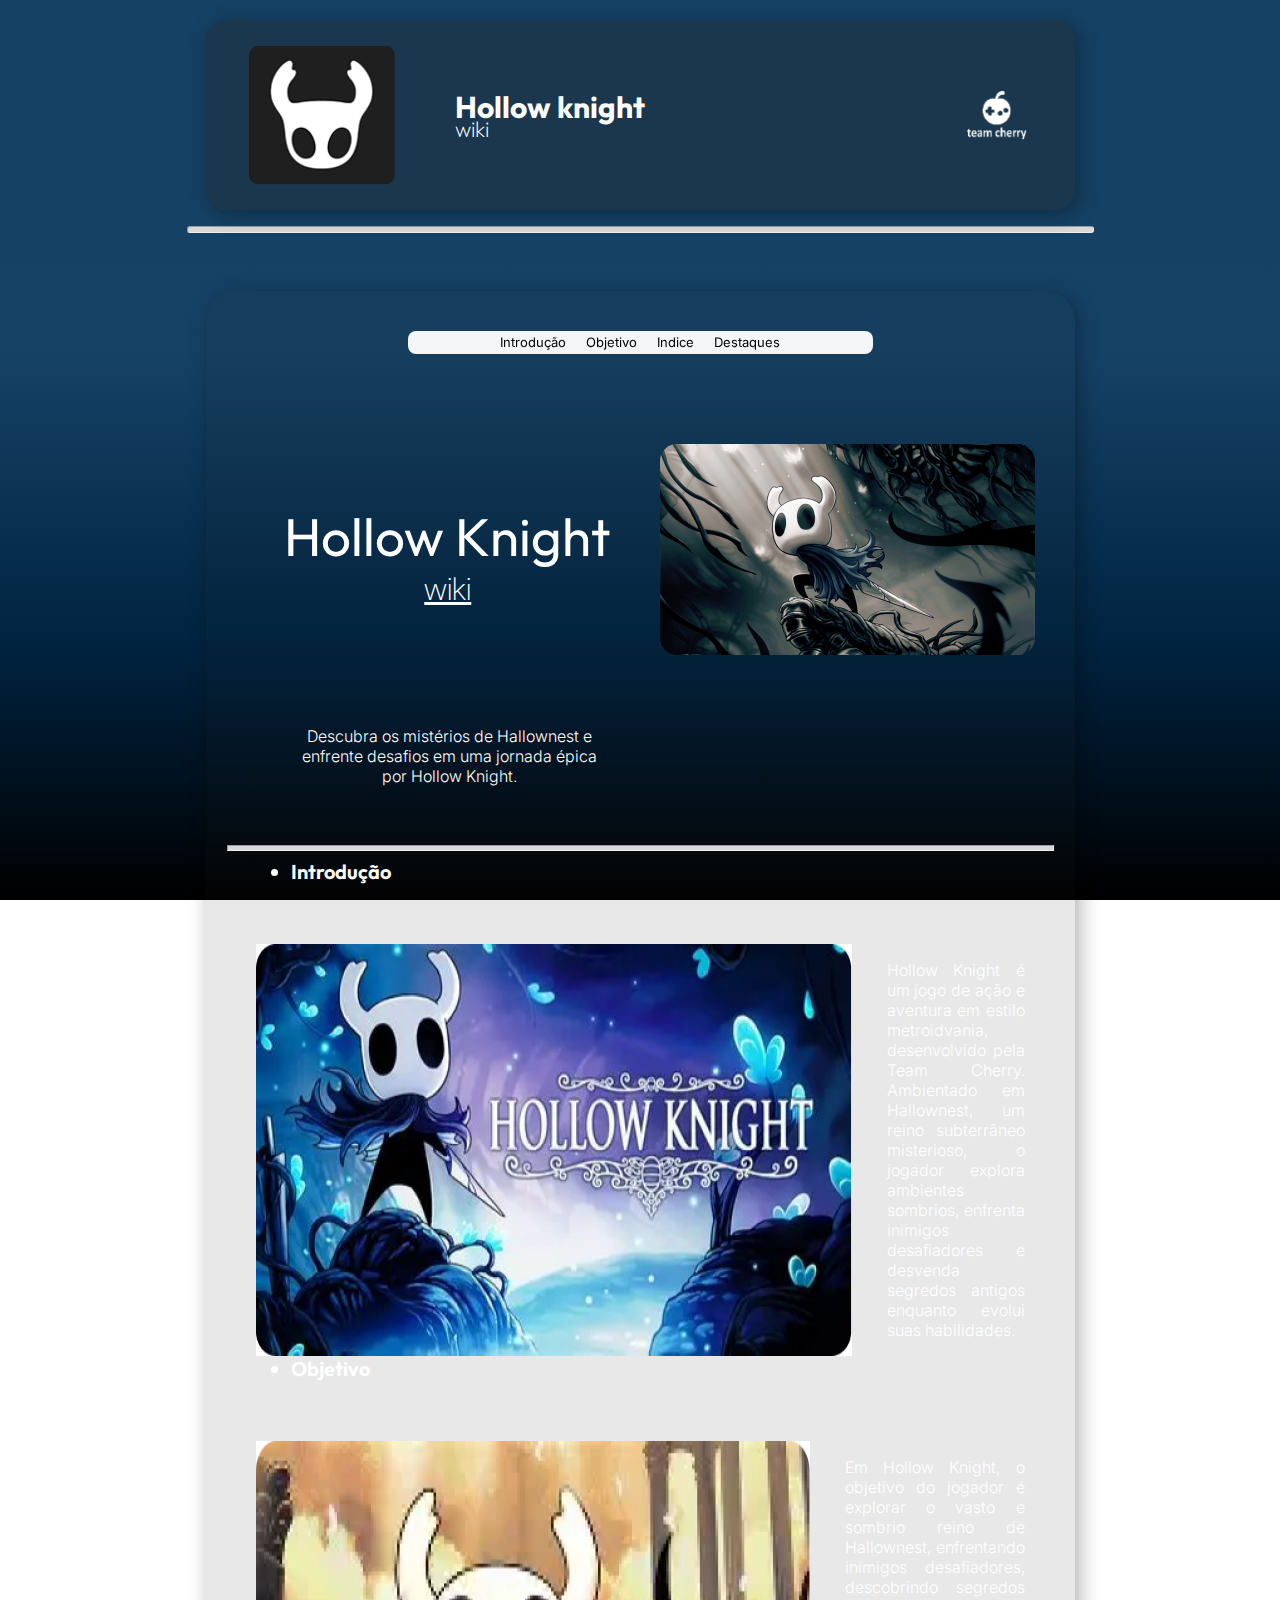
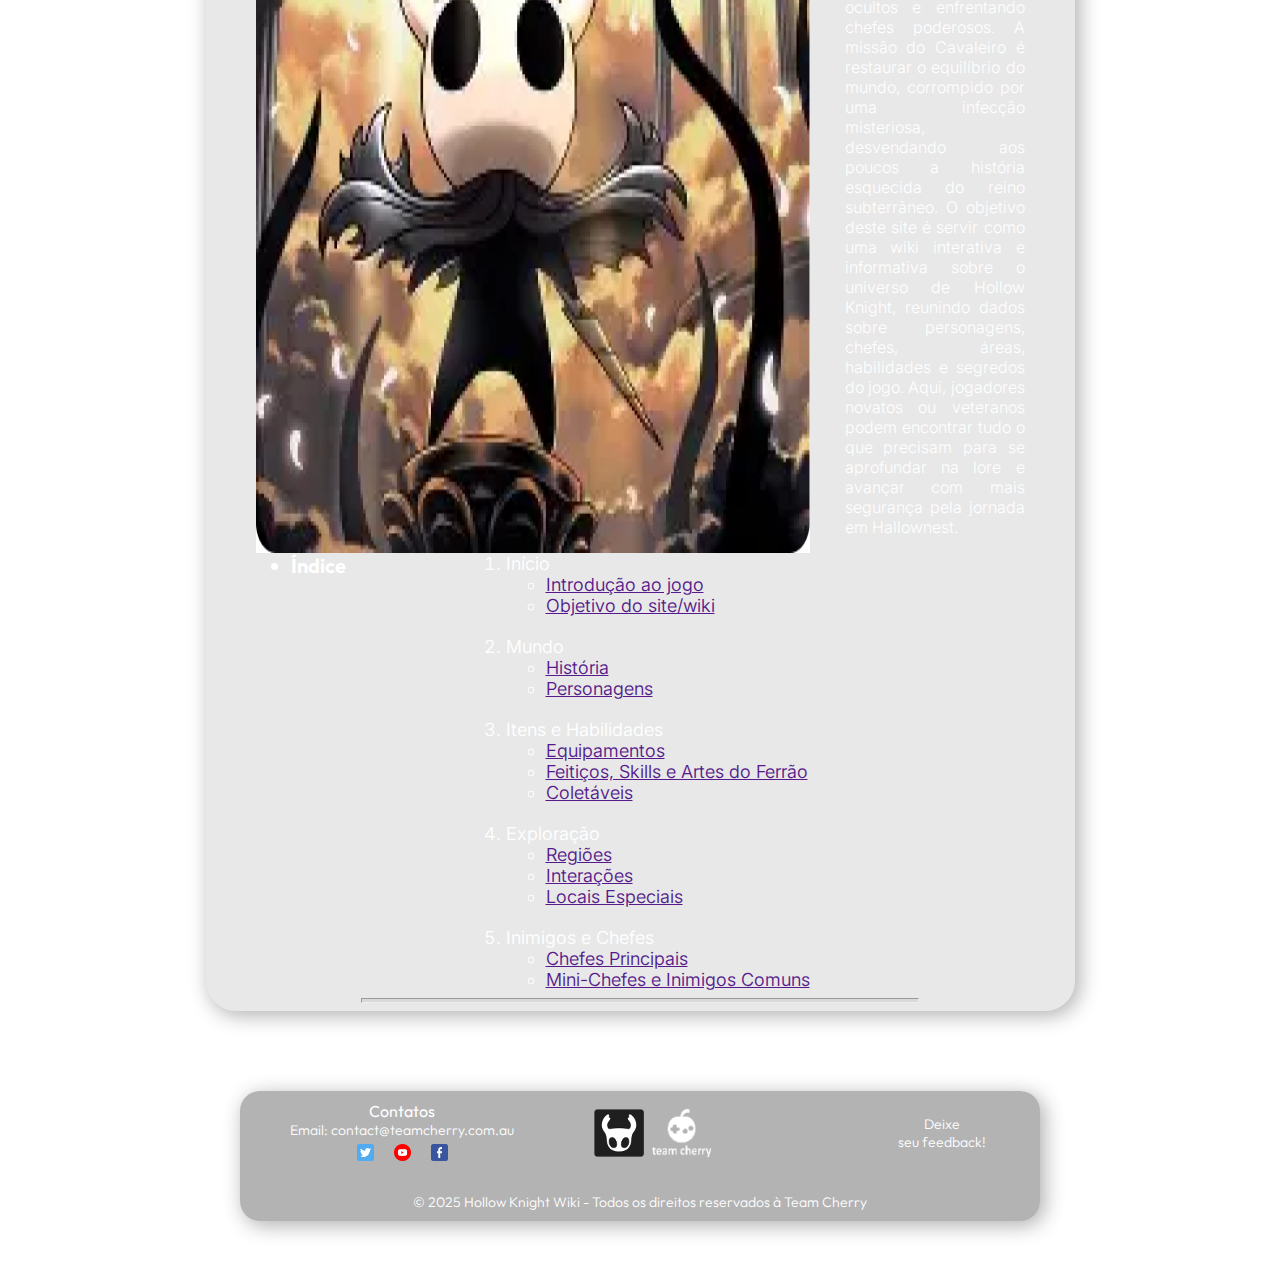
<file: index.html>
<!DOCTYPE html>
<html>
    <head>
        <meta charset="utf-8">
        <meta http-equiv="X-UA-Compatible" content="IE=edge">
        <title>Início</title>
        <meta name="description" content="">
        <meta name="viewport" content="width=device-width, initial-scale=1">
        <link rel="stylesheet" href="css/style.css">
        <link rel="preconnect" href="https://fonts.googleapis.com">
        <link rel="preconnect" href="https://fonts.gstatic.com" crossorigin>
        <link href="https://fonts.googleapis.com/css2?family=Inter:ital,opsz,wght@0,14..32,100..900;1,14..32,100..900&family=Outfit:wght@100..900&display=swap" rel="stylesheet">
    </head>
    <body>
        <header class="flex">
                <div class="flex">
                    <img src="./base/img/hollow-knight-icon.png" class="page-icon">
                    <div class="flex">
                        <h1> Hollow knight </h1>
                        <h2> wiki </h2>
                    </div>
                </div>
                <img src="./base/img/teamcherry-icon.png" class="developer-logo">
        </header>
        <hr class="headerbar">
        <main class="flex">
            <nav class="flex nav-inter">
                <ul class="flex">
                    <li><a href="">Introdução</a></li>
                    <li><a href="">Objetivo</a></li>
                    <li><a href="">Indice</a></li>
                    <li><a href="">Destaques</a></li>
                </ul>
            </nav>
            <section class="flex apresentation">
                <div class="row first">
                    <div class="flex tittle">
                        <h1>Hollow Knight</h1>
                        <h2>wiki</h2>
                    </div>
                    <div class="flex">
                        <img src="img/hollow-knight-main.png" alt="hollow knight main">
                    </div>
                </div>
                <div class="row">
                    <p>Descubra os mistérios de Hallownest e enfrente desafios em uma jornada épica por Hollow Knight.</p>
                </div>
            </section>
            <hr class="apresentation-bar">
            <section class="flex subtopico introducao">
                <h3><li>Introdução</li></h3>
                <div class="flex">
                    <img src="img/introducao-hollow-knight.png" alt="introdução hollow knight">
                    <p>Hollow Knight é um jogo de ação e aventura em estilo metroidvania, desenvolvido pela Team Cherry. Ambientado em Hallownest, um reino subterrâneo misterioso, o jogador explora ambientes sombrios, enfrenta inimigos desafiadores e desvenda segredos antigos enquanto evolui suas habilidades.</p>
                </div>
            </section>
            <section class="flex subtopico objetivo">
                <h3><li>Objetivo</li></h3>
                <div class="flex">
                    <img src="img/objetivo-hollow-knight.png" alt="objetivo hollow knight">
                    <p>Em Hollow Knight, o objetivo do jogador é explorar o vasto e sombrio reino de Hallownest, enfrentando inimigos desafiadores, descobrindo segredos ocultos e enfrentando chefes poderosos. A missão do Cavaleiro é restaurar o equilíbrio do mundo, corrompido por uma infecção misteriosa, desvendando aos poucos a história esquecida do reino subterrâneo.
O objetivo deste site é servir como uma wiki interativa e informativa sobre o universo de Hollow Knight, reunindo dados sobre personagens, chefes, áreas, habilidades e segredos do jogo. Aqui, jogadores novatos ou veteranos podem encontrar tudo o que precisam para se aprofundar na lore e avançar com mais segurança pela jornada em Hallownest.</p>
                </div>
            </section>
            <section class="flex subtopico indice">
                <div class="flex">
                    <h3><li>Índice</li></h3>
                    <ol class="flex list-pag">
                        <li>Início
                            <ul>
                                <li><a href="">Introdução ao jogo</a></li>
                                <li><a href="">Objetivo do site/wiki</a></li>
                            </ul>
                        </li>
                        <li>Mundo
                            <ul>
                                <li><a href="">História</a></li>
                                <li><a href="">Personagens</a></li>
                            </ul>
                        </li>
                        <li>Itens e Habilidades
                            <ul>
                                <li><a href="">Equipamentos</a></li>
                                <li><a href="">Feitiços, Skills e Artes do Ferrão</a></li>
                                <li><a href="">Coletáveis</a></li>
                            </ul>
                        </li>
                        <li>Exploração
                            <ul>
                                <li><a href="">Regiões</a></li>
                                <li><a href="">Interações</a></li>
                                <li><a href="">Locais Especiais</a></li>
                            </ul>
                        </li>
                        <li>Inimigos e Chefes
                            <ul>
                                <li><a href="">Chefes Principais</a></li>
                                <li><a href="">Mini-Chefes e Inimigos Comuns</a></li>
                            </ul>
                        </li>
                    </ol>
                </div>
            </section>
            <hr class="indice-bar">
        </main>
        <footer class="flex">
            <div class="flex">
                <div class="flex contatos">
                    <h3>Contatos</h3>
                    <p>Email: contact@teamcherry.com.au</p>
                    <div class="flex">
                        <a href="https://twitter.com/TeamCherryGames" target="_blank"><img src="./base/img/twitter.png" alt="twitter icon"></a>
                        <a href="https://www.youtube.com/user/teamcherrygames" target="_blank"><img src="./base/img/youtube.png" alt="youtube icon"></a>
                        <a href="https://www.facebook.com/teamcherrygames" target="_blank"><img src="./base/img/facebook.png" alt="facebook icon"></a>
                    </div>
                </div>
                <div class="flex logos">
                    <img src="./base/img/hollow-knight-icon.png">
                    <img src="./base/img/teamcherry-icon.png">
                </div>
                <a href="#" class="footer-feedback">Deixe <br> seu feedback!</a>
            </div>
            <p>© 2025 Hollow Knight Wiki  - Todos os direitos reservados à Team Cherry</p>
        </footer>
    </body>
</html>
</file>
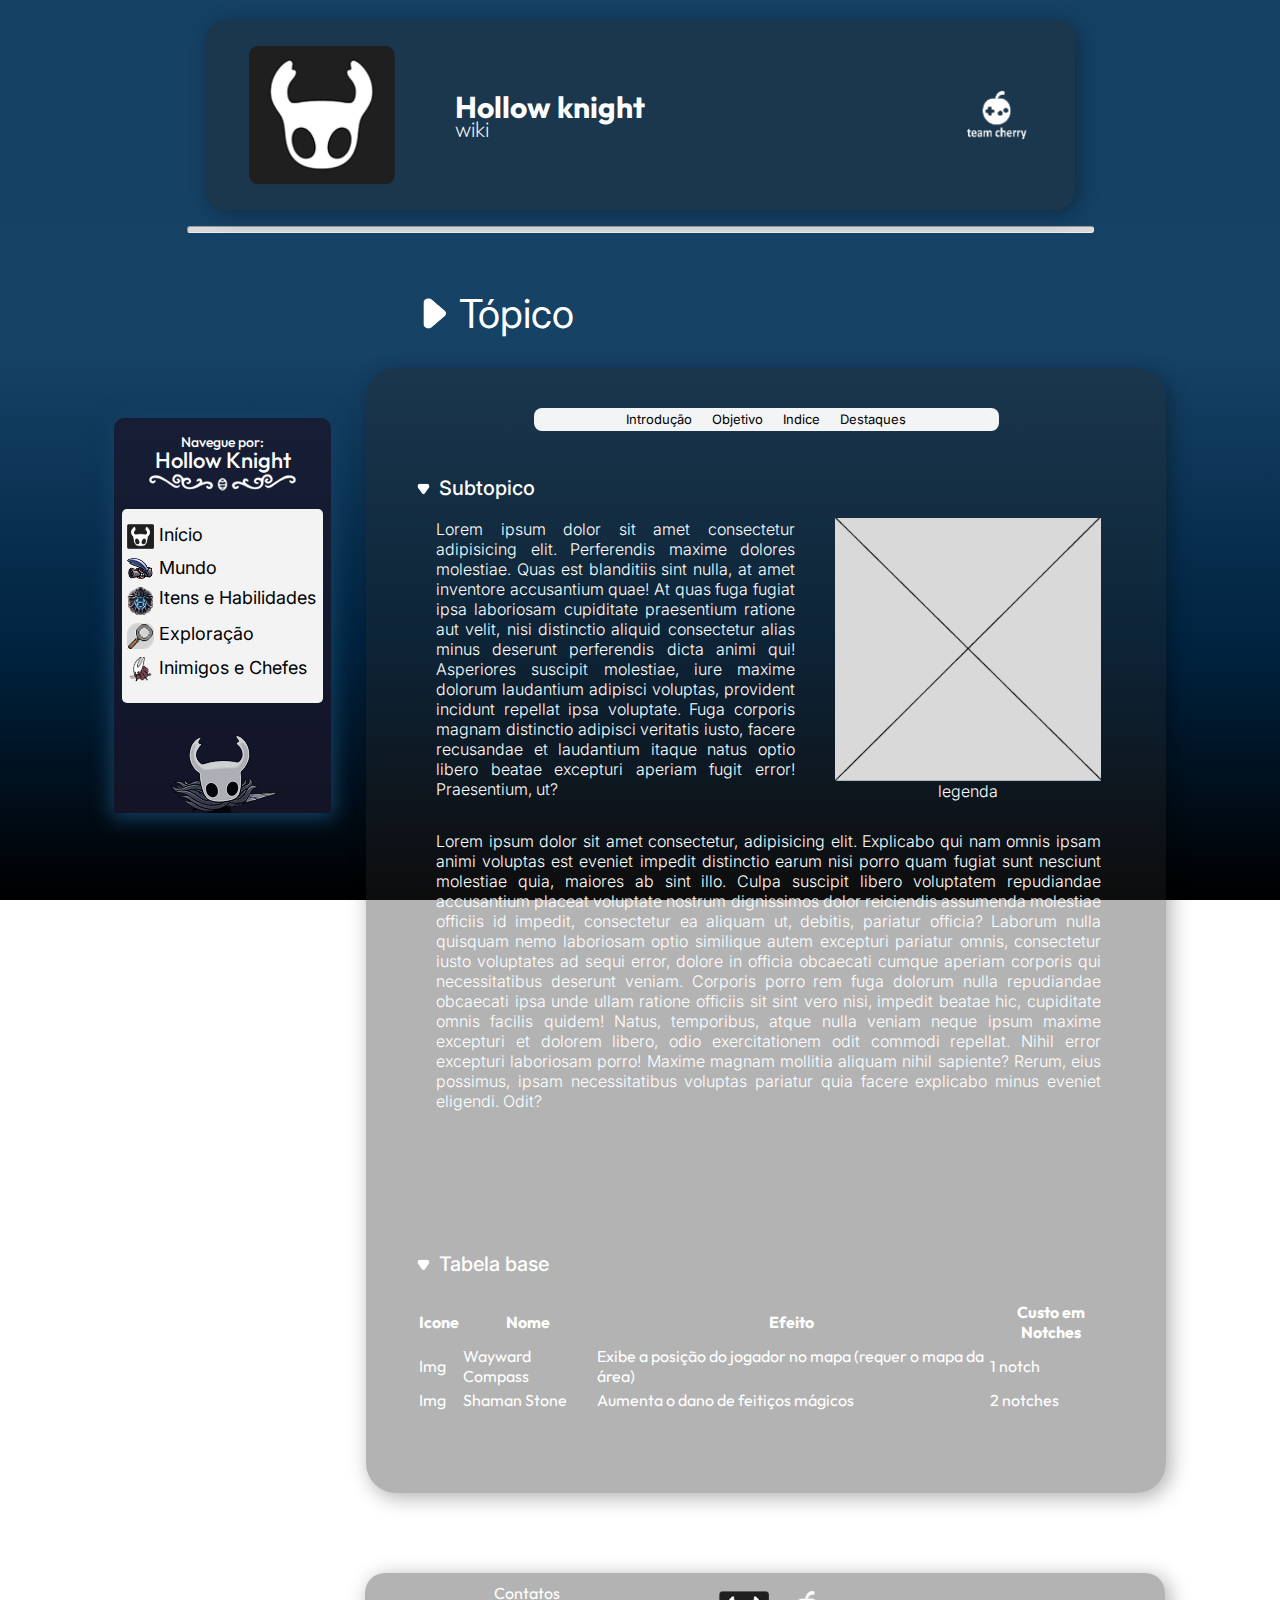
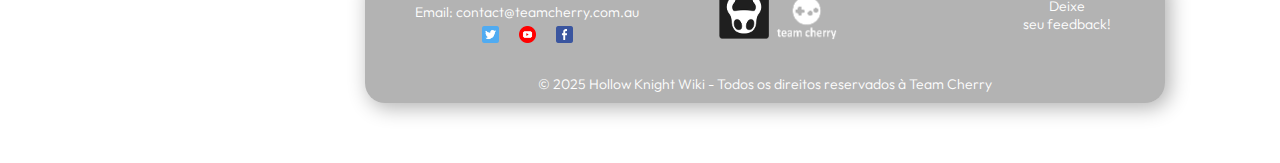
<file: base/base.html>
<!DOCTYPE html>
<html>
    <head>
        <meta charset="utf-8">
        <meta http-equiv="X-UA-Compatible" content="IE=edge">
        <title>base</title>
        <meta name="description" content="">
        <meta name="viewport" content="width=device-width, initial-scale=1">
        <link rel="stylesheet" href="css/style.css">
        <link rel="preconnect" href="https://fonts.googleapis.com">
        <link rel="preconnect" href="https://fonts.gstatic.com" crossorigin>
        <link href="https://fonts.googleapis.com/css2?family=Inter:ital,opsz,wght@0,14..32,100..900;1,14..32,100..900&family=Outfit:wght@100..900&display=swap" rel="stylesheet">
    </head>
    <body>
        <header class="flex">
                <div class="flex">
                    <img src="img/hollow-knight-icon.png" class="page-icon">
                    <div class="flex">
                        <h1> Hollow knight </h1>
                        <h2> wiki </h2>
                    </div>
                </div>
                <img src="img/teamcherry-icon.png" class="developer-logo">
        </header>
        <hr class="headerbar">
        <main class="flex">
            <div class="flex topico">
                <img src="img/topico-vector.png" alt="tópico vector">
                <h1>Tópico</h1>
            </div>
            <nav class="flex nav-main">
                <div class="flex nav-tittle">
                    <h3>Navegue por:</h3>
                    <h2>Hollow Knight</h2>
                    <img src="img/decorator.png" alt="decorador de titulo">
                </div>
                <ul class="flex">
                    <li class="flex"><img class="nav-page-icon" src="img/hollow-knight-icon.png" alt="inicio icone"><a href="">Início</a></li>
                    <li class="flex"><img class="nav-page-icon" src="img/mundo-icon.png" alt="mundo icone"><a href="">Mundo</a></li>
                    <li class="flex"><img class="nav-page-icon" src="img/items-icon.png" alt="itens e habilidades icone"><a href="">Itens e Habilidades</a></li>
                    <li class="flex"><img class="nav-page-icon" src="img/exploração-icon.png" alt="exploração icone"><a href="">Exploração</a></li>
                    <li class="flex"><img class="nav-page-icon" src="img/inimigos-icon.png" alt="Inimigos e chefes icone"><a href="">Inimigos e Chefes</a></li>
                </ul>
                <img src="img/navbar-avatar.png" alt="hollow knight personagem">
            </nav>
            <div class="flex container">
                <nav class="flex nav-inter">
                    <ul class="flex">
                        <li><a href="">Introdução</a></li>
                        <li><a href="">Objetivo</a></li>
                        <li><a href="">Indice</a></li>
                        <li><a href="">Destaques</a></li>
                    </ul>
                </nav>
                <section class="flex">
                    <div class="flex subtopico">
                        <img src="img/subtopico-vector.png" alt="subtopico vector">
                        <h2>Subtopico</h2>
                    </div>
                    <div class="flex conteudo">
                        <div class="row first">
                            <p>Lorem ipsum dolor sit amet consectetur adipisicing elit. Perferendis maxime dolores molestiae. Quas est blanditiis sint nulla, at amet inventore accusantium quae! At quas fuga fugiat ipsa laboriosam cupiditate praesentium ratione aut velit, nisi distinctio aliquid consectetur alias minus deserunt perferendis dicta animi qui! Asperiores suscipit molestiae, iure maxime dolorum laudantium adipisci voluptas, provident incidunt repellat ipsa voluptate. Fuga corporis magnam distinctio adipisci veritatis iusto, facere recusandae et laudantium itaque natus optio libero beatae excepturi aperiam fugit error! Praesentium, ut?</p>
                            <div class="flex">
                                <img src="img/teste.png" alt="">
                                <p>legenda</p>
                            </div>
                        </div>

                        <div class="row">
                            <p>Lorem ipsum dolor sit amet consectetur, adipisicing elit. Explicabo qui nam omnis ipsam animi voluptas est eveniet impedit distinctio earum nisi porro quam fugiat sunt nesciunt molestiae quia, maiores ab sint illo. Culpa suscipit libero voluptatem repudiandae accusantium placeat voluptate nostrum dignissimos dolor reiciendis assumenda molestiae officiis id impedit, consectetur ea aliquam ut, debitis, pariatur officia? Laborum nulla quisquam nemo laboriosam optio similique autem excepturi pariatur omnis, consectetur iusto voluptates ad sequi error, dolore in officia obcaecati cumque aperiam corporis qui necessitatibus deserunt veniam. Corporis porro rem fuga dolorum nulla repudiandae obcaecati ipsa unde ullam ratione officiis sit sint vero nisi, impedit beatae hic, cupiditate omnis facilis quidem! Natus, temporibus, atque nulla veniam neque ipsum maxime excepturi et dolorem libero, odio exercitationem odit commodi repellat. Nihil error excepturi laboriosam porro! Maxime magnam mollitia aliquam nihil sapiente? Rerum, eius possimus, ipsam necessitatibus voluptas pariatur quia facere explicabo minus eveniet eligendi. Odit?</p>
                        </div>
                    </div>
                </section>
                <section class="flex">
                    <div class="flex subtopico">
                        <img src="img/subtopico-vector.png" alt="subtopico vector">
                        <h2>Tabela base</h2>
                    </div>
                    <br>
                    <table>
                        <tr>
                            <th>Icone</th>
                            <th>Nome</th>
                            <th>Efeito</th>
                            <th>Custo em Notches</th>
                        </tr>
                        <tr>
                            <td> Img </td>
                            <td>Wayward Compass</td>
                            <td>Exibe a posição do jogador no mapa (requer o mapa da área)</td>
                            <td>1 notch</td>
                        </tr>
                        <tr>
                            <td> Img </td>
                            <td>Shaman Stone</td>
                            <td>Aumenta o dano de feitiços mágicos</td>
                            <td>2 notches</td>
                        </tr>
                    </table>
                </section>
            </div>
        </main>
        <footer class="flex">
            <div class="flex">
                <div class="flex contatos">
                    <h3>Contatos</h3>
                    <p>Email: contact@teamcherry.com.au</p>
                    <div class="flex">
                        <a href="https://twitter.com/TeamCherryGames" target="_blank"><img src="img/twitter.png" alt="twitter icon"></a>
                        <a href="https://www.youtube.com/user/teamcherrygames" target="_blank"><img src="img/youtube.png" alt="youtube icon"></a>
                        <a href="https://www.facebook.com/teamcherrygames" target="_blank"><img src="img/facebook.png" alt="facebook icon"></a>
                    </div>
                </div>
                <div class="flex logos">
                    <img src="img/hollow-knight-icon.png">
                    <img src="img/teamcherry-icon.png">
                </div>
                <a href="#" class="footer-feedback">Deixe <br> seu feedback!</a>
            </div>
            <p>© 2025 Hollow Knight Wiki  - Todos os direitos reservados à Team Cherry</p>
        </footer>
    </body>
</html>
</file>
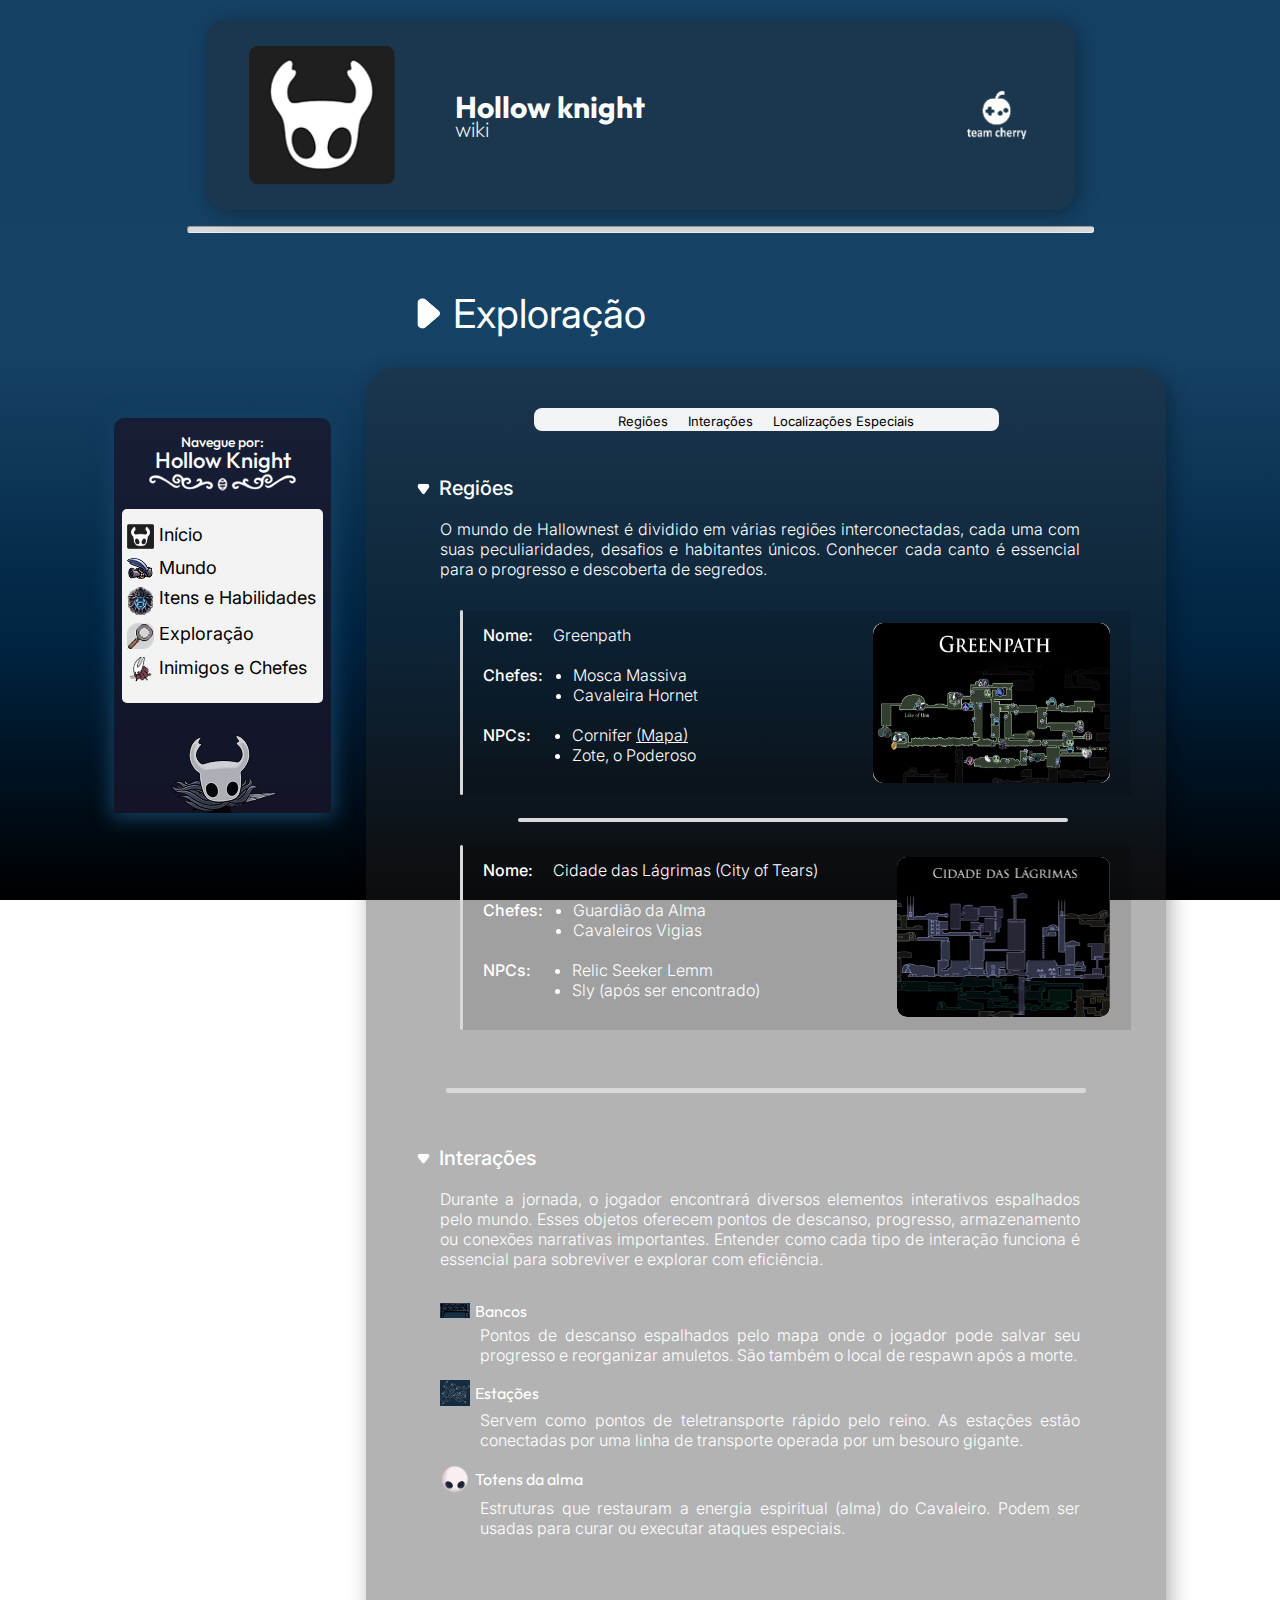
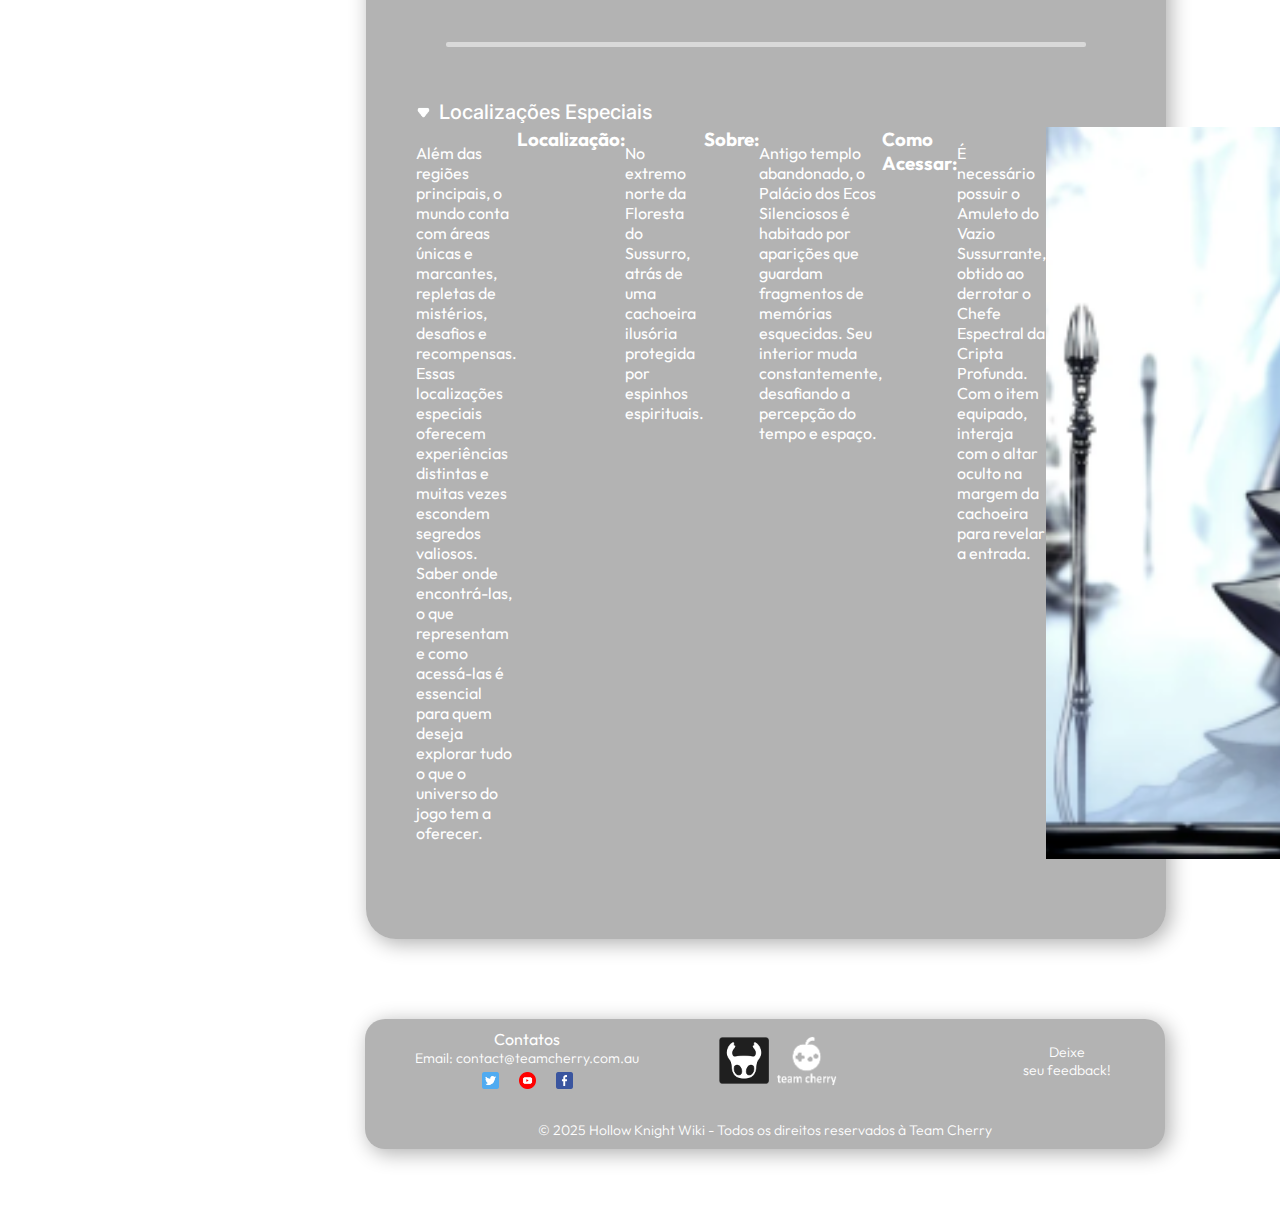
<file: exploracao/exploracao.html>
<!DOCTYPE html>
<html>
    <head>
        <meta charset="utf-8">
        <meta http-equiv="X-UA-Compatible" content="IE=edge">
        <title>Exploração</title>
        <meta name="description" content="">
        <meta name="viewport" content="width=device-width, initial-scale=1">
        <link rel="stylesheet" href="css/style.css">
        <link rel="preconnect" href="https://fonts.googleapis.com">
        <link rel="preconnect" href="https://fonts.gstatic.com" crossorigin>
        <link href="https://fonts.googleapis.com/css2?family=Inter:ital,opsz,wght@0,14..32,100..900;1,14..32,100..900&family=Outfit:wght@100..900&display=swap" rel="stylesheet">
    </head>
    <body>
        <header class="flex">
                <div class="flex">
                    <img src="../base/img/hollow-knight-icon.png" class="page-icon">
                    <div class="flex">
                        <h1> Hollow knight </h1>
                        <h2> wiki </h2>
                    </div>
                </div>
                <img src="../base/img/teamcherry-icon.png" class="developer-logo">
        </header>
        <hr class="headerbar">
        <main class="flex">
            <div class="flex topico">
                <img src="../base/img/topico-vector.png" alt="tópico vector">
                <h1>Exploração</h1>
            </div>
            <nav class="flex nav-main">
                <div class="flex nav-tittle">
                    <h3>Navegue por:</h3>
                    <h2>Hollow Knight</h2>
                    <img src="../base/img/decorator.png" alt="decorador de titulo">
                </div>
                <ul class="flex">
                    <li class="flex"><img class="nav-page-icon" src="../base/img/hollow-knight-icon.png" alt="inicio icone"><a href="../index.html">Início</a></li>
                    <li class="flex"><img class="nav-page-icon" src="../base/img/mundo-icon.png" alt="mundo icone"><a href="../mundo/mundo.html">Mundo</a></li>
                    <li class="flex"><img class="nav-page-icon" src="../base/img/items-icon.png" alt="itens e habilidades icone"><a href="../itens-habilidades/itens_habilidades.html">Itens e Habilidades</a></li>
                    <li class="flex"><img class="nav-page-icon" src="../base/img/exploração-icon.png" alt="exploração icone"><a href="">Exploração</a></li>
                    <li class="flex"><img class="nav-page-icon" src="../base/img/inimigos-icon.png" alt="Inimigos e chefes icone"><a href="../inimigos-chefes/inimigos_chefes.html">Inimigos e Chefes</a></li>
                </ul>
                <img src="../base/img/navbar-avatar.png" alt="hollow knight personagem">
            </nav>
            <div class="flex container">
                <nav class="flex nav-inter">
                    <ul class="flex">
                        <li><a href="#regioes">Regiões</a></li>
                        <li><a href="#interacoes">Interações</a></li>
                        <li><a href="#locali-especiais">Localizações Especiais</a></li>
                    </ul>
                </nav>
                <section class="flex" id="regioes">
                    <div class="flex subtopico">
                        <img src="../base/img/subtopico-vector.png" alt="subtopico vector">
                        <h2>Regiões</h2>
                    </div>
                    <div class="flex conteudo">
                        <p>O mundo de Hallownest é dividido em várias regiões interconectadas, cada uma com suas peculiaridades, desafios e habitantes únicos. Conhecer cada canto é essencial para o progresso e descoberta de segredos.</p>
                        <div class="flex regiao">
                            <hr class="barra-lateral">
                            <div class="flex">
                                <div class="flex descricao">
                                    <div class="flex">
                                        <h3>Nome:</h3>
                                        <p>Greenpath</p>
                                    </div>
                                    <div class="flex">
                                        <h3>Chefes:</h3>
                                        <ul>
                                            <li>Mosca Massiva</li>
                                            <li>Cavaleira Hornet</li>
                                        </ul>
                                    </div>
                                    <div class="flex">
                                        <h3>NPCs:</h3>
                                        <ul>
                                            <li>Cornifer <a href="">(Mapa)</a></li>
                                            <li>Zote, o Poderoso</li>
                                        </ul>
                                    </div>
                                </div>
                                <div class="flex imagem">
                                    <img src="img/greenpath.png" alt="Greenpath imagem">
                                </div>
                            </div>
                        </div>
                        <hr class="inter-section-bar">
                        <div class="flex regiao">
                            <hr class="barra-lateral">
                            <div class="flex">
                                <div class="flex descricao">
                                    <div class="flex">
                                        <h3>Nome:</h3>
                                        <p>Cidade das Lágrimas (City of Tears)</p>
                                    </div>
                                    <div class="flex">
                                        <h3>Chefes:</h3>
                                        <ul>
                                            <li>Guardião da Alma</li>
                                            <li>Cavaleiros Vigias</li>
                                        </ul>
                                    </div>
                                    <div class="flex">
                                        <h3>NPCs:</h3>
                                        <ul>
                                            <li>Relic Seeker Lemm</li>
                                            <li>Sly (após ser encontrado)</li>
                                        </ul>
                                    </div>
                                </div>
                                <div class="flex imagem">
                                    <img src="img/cidade-lagrimas.png" alt="Cidade das Lagrimas imagem">
                                </div>
                            </div>
                        </div>
                    </div>
                </section>
                <hr class="section-bar">
                <section class="flex" id="interacoes">
                    <div class="flex subtopico">
                        <img src="../base/img/subtopico-vector.png" alt="subtopico vector">
                        <h2>Interações</h2>
                    </div>
                    <div class="flex conteudo">
                        <p>Durante a jornada, o jogador encontrará diversos elementos interativos espalhados pelo mundo. Esses objetos oferecem pontos de descanso, progresso, armazenamento ou conexões narrativas importantes. Entender como cada tipo de interação funciona é essencial para sobreviver e explorar com eficiência.</p>
                        <ul class="flex">
                            <li>
                                <span class="flex"><img src="img/banco.png" alt="Banco icone">Bancos</span>
                                <p>Pontos de descanso espalhados pelo mapa onde o jogador pode salvar seu progresso e reorganizar amuletos. São também o local de respawn após a morte.</p>
                            </li>
                            <li>
                                <span class="flex"><img src="img/estacoes.png" alt="Estações Icone">Estações</span>
                                <p>Servem como pontos de teletransporte rápido pelo reino. As estações estão conectadas por uma linha de transporte operada por um besouro gigante.</p>
                            </li>
                            <li>
                                <span class="flex"><img src="img/totens-alma.png" alt="Totens da Alma icone">Totens da alma</span>
                                <p>Estruturas que restauram a energia espiritual (alma) do Cavaleiro. Podem ser usadas para curar ou executar ataques especiais.</p>
                            </li>
                        </ul>
                    </div>
                </section>
                <hr class="section-bar">
                <section class="flex" id="locali-especiais">
                    <div class="flex subtopico">
                        <img src="../base/img/subtopico-vector.png" alt="subtopico vector">
                        <h2>Localizações Especiais</h2>
                    </div>
                    <div class="flex conteudo">
                        <p>Além das regiões principais, o mundo conta com áreas únicas e marcantes, repletas de mistérios, desafios e recompensas. Essas localizações especiais oferecem experiências distintas e muitas vezes escondem segredos valiosos. Saber onde encontrá-las, o que representam e como acessá-las é essencial para quem deseja explorar tudo o que o universo do jogo tem a oferecer.</p>
                        <div class="flex localizacao">
                            <hr class="barra-lateral">
                            <div class="flex">
                                <div class="flex descricao">
                                    <div class="flex">
                                        <h3>Localização:</h3>
                                        <p>No extremo norte da Floresta do Sussurro, atrás de uma cachoeira ilusória protegida por espinhos espirituais.</p>
                                    </div>
                                    <div class="flex">
                                        <h3>Sobre:</h3>
                                        <p>Antigo templo abandonado, o Palácio dos Ecos Silenciosos é habitado por aparições que guardam fragmentos de memórias esquecidas. Seu interior muda constantemente, desafiando a percepção do tempo e espaço.</p>
                                    </div>
                                    <div class="flex">
                                        <h3>Como Acessar:</h3>
                                        <p>É necessário possuir o Amuleto do Vazio Sussurrante, obtido ao derrotar o Chefe Espectral da Cripta Profunda. Com o item equipado, interaja com o altar oculto na margem da cachoeira para revelar a entrada.</p>
                                    </div>
                                </div>
                                <div class="flex imagem">
                                    <img src="img/palacio-ecos.png" alt="Palacio do Ecos imagem">
                                    <p>Palacio dos Ecos Silenciosos</p>
                                </div>
                            </div>
                        </div>
                        <hr class="inter-section-bar">
                        <div class="flex localizacao">
                            <hr class="barra-lateral">
                            <div class="flex">
                                <div class="flex descricao">
                                    <div class="flex">
                                        <h3>Localização:</h3>
                                        <p>No extremo norte da Floresta do Sussurro, atrás de uma cachoeira ilusória protegida por espinhos espirituais.</p>
                                    </div>
                                    <div class="flex">
                                        <h3>Sobre:</h3>
                                        <p>Antigo templo abandonado, o Palácio dos Ecos Silenciosos é habitado por aparições que guardam fragmentos de memórias esquecidas. Seu interior muda constantemente, desafiando a percepção do tempo e espaço.</p>
                                    </div>
                                    <div class="flex">
                                        <h3>Como Acessar:</h3>
                                        <p>É necessário possuir o Amuleto do Vazio Sussurrante, obtido ao derrotar o Chefe Espectral da Cripta Profunda. Com o item equipado, interaja com o altar oculto na margem da cachoeira para revelar a entrada.</p>
                                    </div>
                                </div>
                                <div class="flex imagem">
                                    <img src="img/palacio-ecos.png" alt="Palacio do Ecos imagem">
                                    <p>Palacio dos Ecos Silenciosos</p>
                                </div>
                            </div>
                        </div>
                    </div>
                </section>
                </section>
            </div>
        </main>
        <footer class="flex">
            <div class="flex">
                <div class="flex contatos">
                    <h3>Contatos</h3>
                    <p>Email: contact@teamcherry.com.au</p>
                    <div class="flex">
                        <a href="https://twitter.com/TeamCherryGames" target="_blank"><img src="../base/img/twitter.png" alt="twitter icon"></a>
                        <a href="https://www.youtube.com/user/teamcherrygames" target="_blank"><img src="../base/img/youtube.png" alt="youtube icon"></a>
                        <a href="https://www.facebook.com/teamcherrygames" target="_blank"><img src="../base/img/facebook.png" alt="facebook icon"></a>
                    </div>
                </div>
                <div class="flex logos">
                    <img src="../base/img/hollow-knight-icon.png">
                    <img src="../base/img/teamcherry-icon.png">
                </div>
                <a href="../index.html#feedback" class="footer-feedback">Deixe <br> seu feedback!</a>
            </div>
            <p>© 2025 Hollow Knight Wiki  - Todos os direitos reservados à Team Cherry</p>
        </footer>
    </body>
</html>
</file>
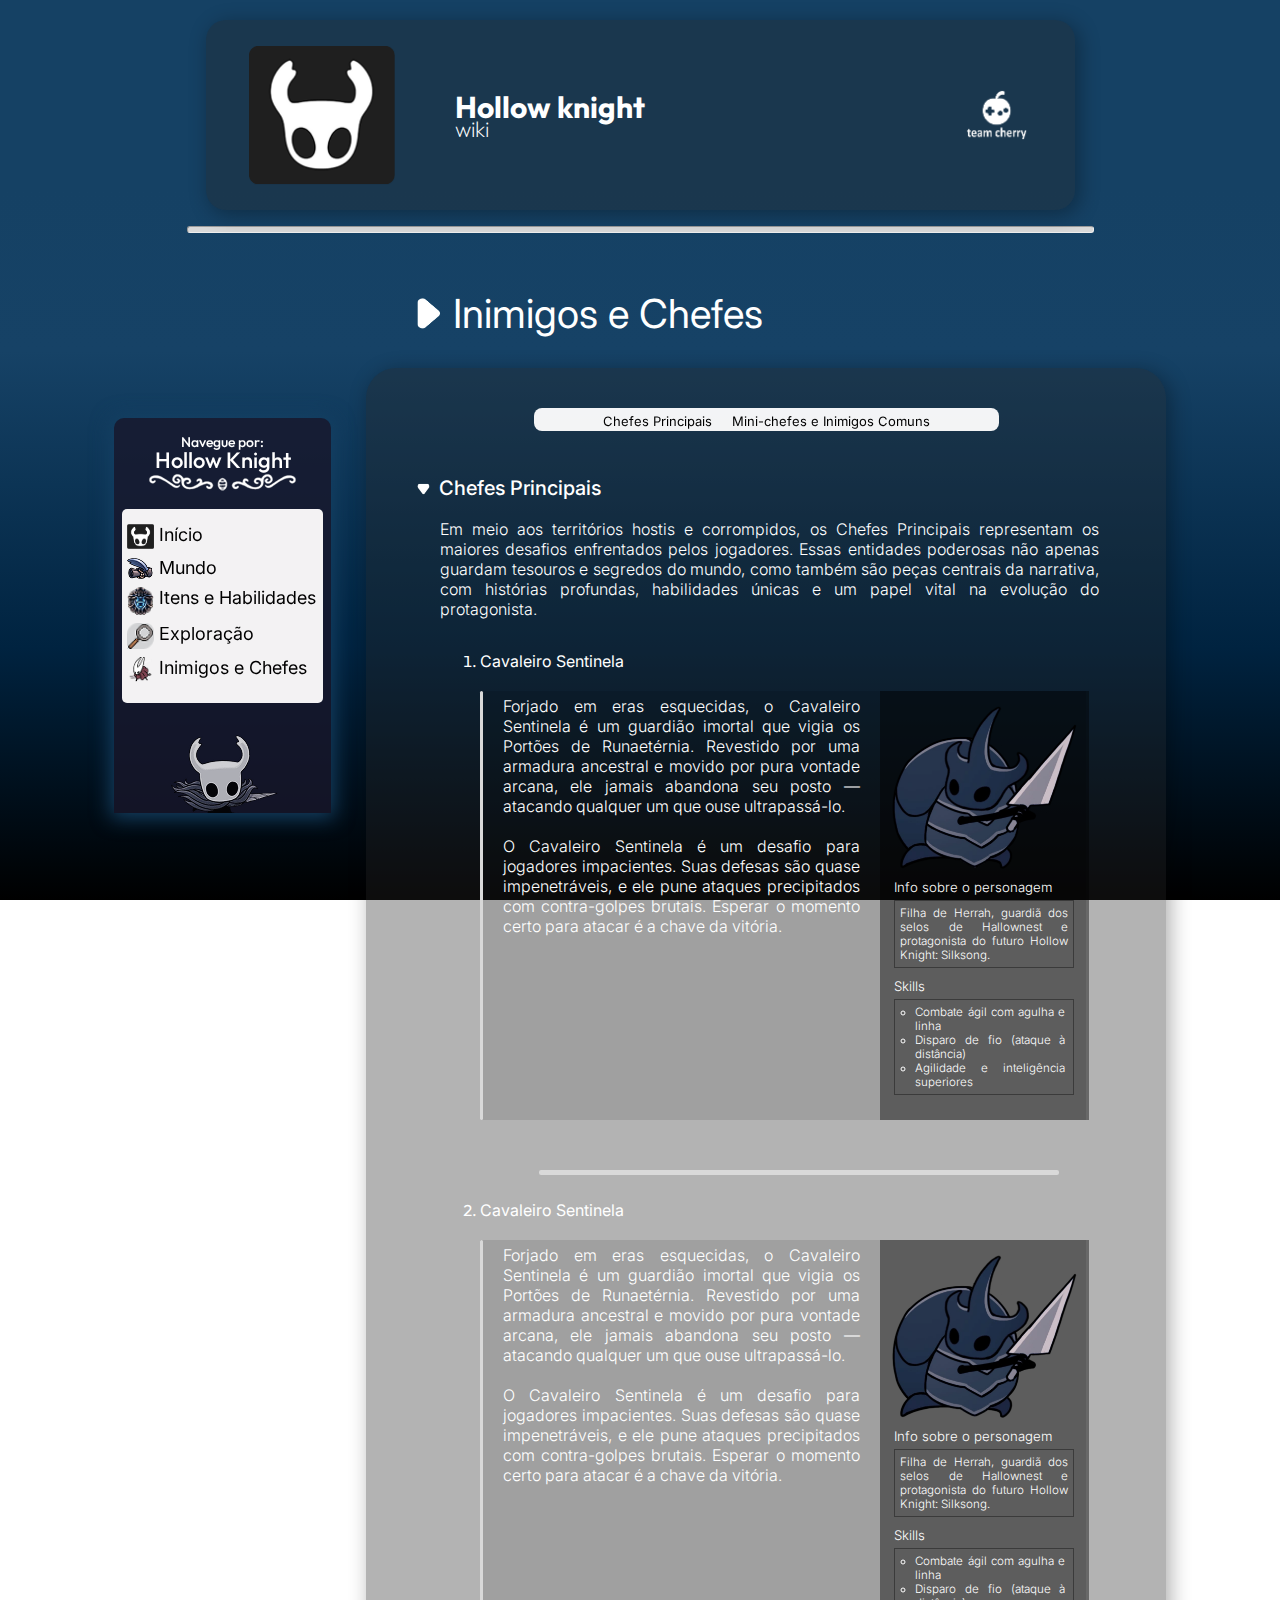
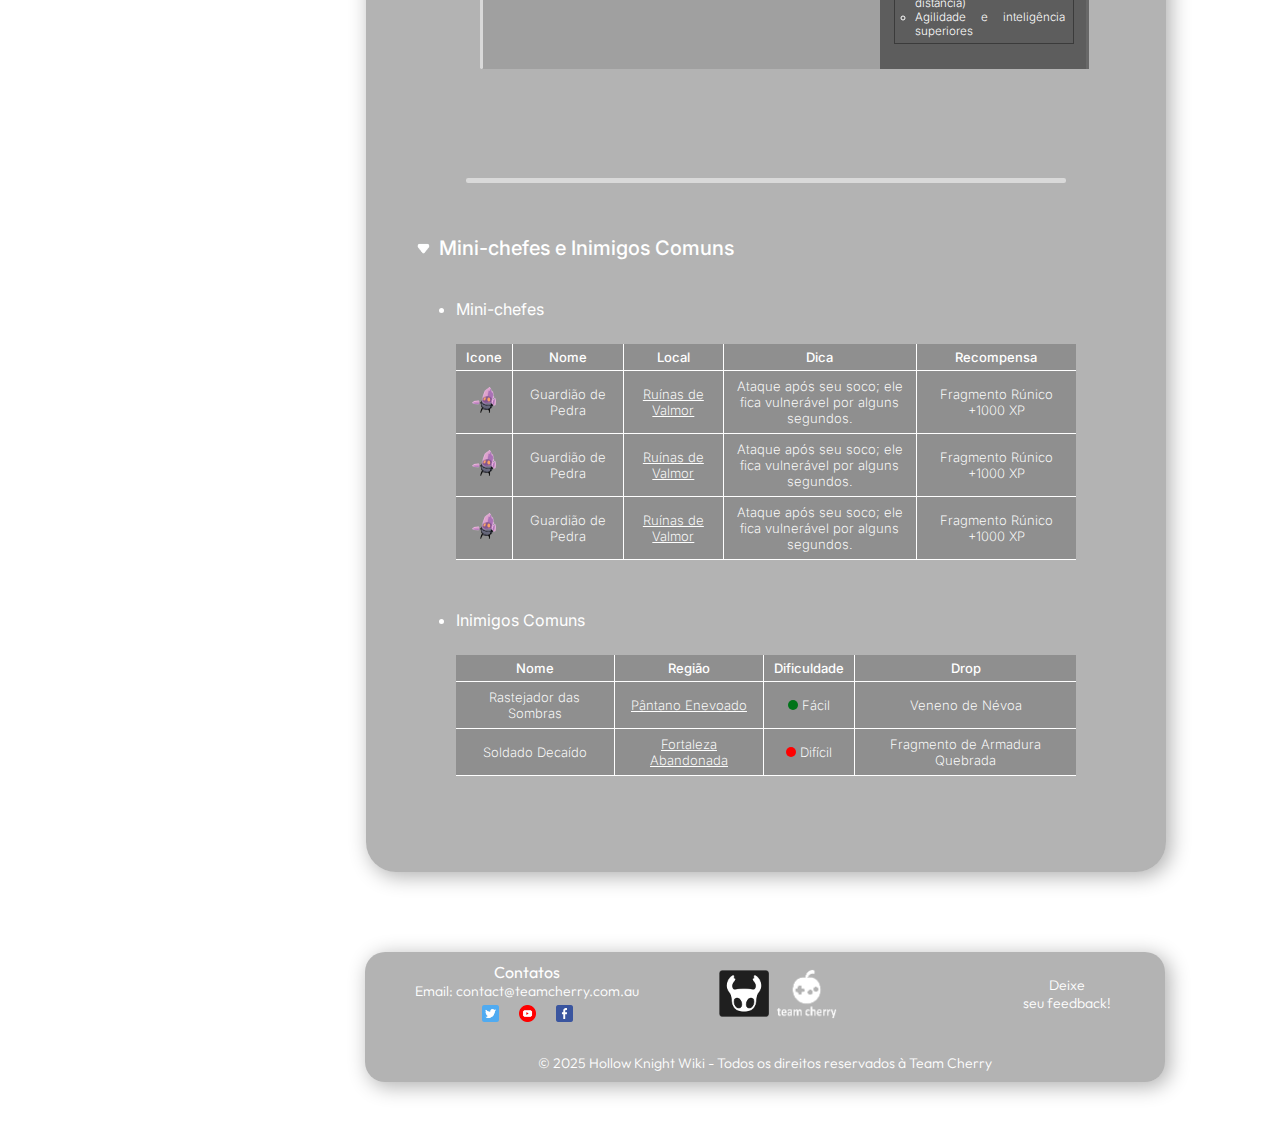
<file: inimigos-chefes/inimigos_chefes.html>
<!DOCTYPE html>
<html>
    <head>
        <meta charset="utf-8">
        <meta http-equiv="X-UA-Compatible" content="IE=edge">
        <title>Inimigos e Chefes</title>
        <meta name="description" content="">
        <meta name="viewport" content="width=device-width, initial-scale=1">
        <link rel="stylesheet" href="css/style.css">
        <link rel="preconnect" href="https://fonts.googleapis.com">
        <link rel="preconnect" href="https://fonts.gstatic.com" crossorigin>
        <link href="https://fonts.googleapis.com/css2?family=Inter:ital,opsz,wght@0,14..32,100..900;1,14..32,100..900&family=Outfit:wght@100..900&display=swap" rel="stylesheet">
    </head>
    <body>
        <header class="flex">
                <div class="flex">
                    <img src="../base/img/hollow-knight-icon.png" class="page-icon">
                    <div class="flex">
                        <h1> Hollow knight </h1>
                        <h2> wiki </h2>
                    </div>
                </div>
                <img src="../base/img/teamcherry-icon.png" class="developer-logo">
        </header>
        <hr class="headerbar">
        <main class="flex">
            <div class="flex topico">
                <img src="../base/img/topico-vector.png" alt="tópico vector">
                <h1>Inimigos e Chefes</h1>
            </div>
            <nav class="flex nav-main">
                <div class="flex nav-tittle">
                    <h3>Navegue por:</h3>
                    <h2>Hollow Knight</h2>
                    <img src="../base/img/decorator.png" alt="decorador de titulo">
                </div>
                <ul class="flex">
                    <li class="flex"><img class="nav-page-icon" src="../base/img/hollow-knight-icon.png" alt="inicio icone"><a href="../index.html">Início</a></li>
                    <li class="flex"><img class="nav-page-icon" src="../base/img/mundo-icon.png" alt="mundo icone"><a href="../mundo/mundo.html">Mundo</a></li>
                    <li class="flex"><img class="nav-page-icon" src="../base/img/items-icon.png" alt="itens e habilidades icone"><a href="../itens-habilidades/itens_habilidades.html">Itens e Habilidades</a></li>
                    <li class="flex"><img class="nav-page-icon" src="../base/img/exploração-icon.png" alt="exploração icone"><a href="../exploracao/exploracao.html">Exploração</a></li>
                    <li class="flex"><img class="nav-page-icon" src="../base/img/inimigos-icon.png" alt="Inimigos e chefes icone"><a href="">Inimigos e Chefes</a></li>
                </ul>
                <img src="../base/img/navbar-avatar.png" alt="hollow knight personagem">
            </nav>
            <div class="flex container">
                <nav class="flex nav-inter">
                    <ul class="flex">
                        <li><a href="#chefes-princi">Chefes Principais</a></li>
                        <li><a href="#mini-chef-ini-comuns">Mini-chefes e Inimigos Comuns</a></li>
                    </ul>
                </nav>
                <section class="flex" id="chefes-princi">
                    <div class="flex subtopico">
                        <img src="../base/img/subtopico-vector.png" alt="subtopico vector">
                        <h2>Chefes Principais</h2>
                    </div>
                    <div class="flex conteudo">
                        <div class="flex texto">
                            <p>Em meio aos territórios hostis e corrompidos, os Chefes Principais representam os maiores desafios enfrentados pelos jogadores. Essas entidades poderosas não apenas guardam tesouros e segredos do mundo, como também são peças centrais da narrativa, com histórias profundas, habilidades únicas e um papel vital na evolução do protagonista.</p>
                        </div>
                        <ol>
                            <li>
                                <span>Cavaleiro Sentinela</span>
                                <div class="flex chefe">
                                    <hr class="barra-lateral">
                                    <div class="flex">
                                        <div class="flex descricao">
                                            <p>Forjado em eras esquecidas, o Cavaleiro Sentinela é um guardião imortal que vigia os Portões de Runaetérnia. Revestido por uma armadura ancestral e movido por pura vontade arcana, ele jamais abandona seu posto — atacando qualquer um que ouse ultrapassá-lo.
                                            </p>
                                            <p>O Cavaleiro Sentinela é um desafio para jogadores impacientes. Suas defesas são quase impenetráveis, e ele pune ataques precipitados com contra-golpes brutais. Esperar o momento certo para atacar é a chave da vitória.</p>
                                        </div>
                                        <div class="flex card">
                                            <img src="img/vorak.png" alt="Vorak chefe imagem">
                                            <div class="flex">
                                                <h4>Info sobre o personagem</h4>
                                                <p>Filha de Herrah, guardiã dos selos de Hallownest e protagonista do futuro Hollow Knight: Silksong.</p>
                                            </div>
                                            <div class="flex">
                                                <h4>Skills</h4>
                                                <ul>
                                                    <li>Combate ágil com agulha e linha</li>
                                                    <li>Disparo de fio (ataque à distância)</li>
                                                    <li>Agilidade e inteligência superiores</li>
                                                </ul>
                                            </div>
                                        </div>
                                    </div>
                                </div>
                            </li>
                            <hr class="chefes-bar">
                            <li>
                                <span>Cavaleiro Sentinela</span>
                                <div class="flex chefe">
                                    <hr class="barra-lateral">
                                    <div class="flex">
                                        <div class="flex descricao">
                                            <p>Forjado em eras esquecidas, o Cavaleiro Sentinela é um guardião imortal que vigia os Portões de Runaetérnia. Revestido por uma armadura ancestral e movido por pura vontade arcana, ele jamais abandona seu posto — atacando qualquer um que ouse ultrapassá-lo.
                                            </p>
                                            <p>O Cavaleiro Sentinela é um desafio para jogadores impacientes. Suas defesas são quase impenetráveis, e ele pune ataques precipitados com contra-golpes brutais. Esperar o momento certo para atacar é a chave da vitória.</p>
                                        </div>
                                        <div class="flex card">
                                            <img src="img/vorak.png" alt="Vorak chefe imagem">
                                            <div class="flex">
                                                <h4>Info sobre o personagem</h4>
                                                <p>Filha de Herrah, guardiã dos selos de Hallownest e protagonista do futuro Hollow Knight: Silksong.</p>
                                            </div>
                                            <div class="flex">
                                                <h4>Skills</h4>
                                                <ul>
                                                    <li>Combate ágil com agulha e linha</li>
                                                    <li>Disparo de fio (ataque à distância)</li>
                                                    <li>Agilidade e inteligência superiores</li>
                                                </ul>
                                            </div>
                                        </div>
                                    </div>
                                </div>
                            </li>
                        </ol>  
                    </div>
                </section>
                <hr class="section-bar">
                <section class="flex" id="mini-chef-ini-comuns">
                    <div class="flex subtopico">
                        <img src="../base/img/subtopico-vector.png" alt="subtopico vector">
                        <h2>Mini-chefes e Inimigos Comuns</h2>
                    </div>
                    <ul class="flex">
                        <li>
                            <span>Mini-chefes</span>
                            <div class="flex">
                                <table>
                                    <tr>
                                        <th>Icone</th>
                                        <th>Nome</th>
                                        <th>Local</th>
                                        <th>Dica</th>
                                        <th>Recompensa</th>
                                    </tr>
                                    <tr>
                                        <td><img src="img/guardiao-pedra.png" alt="Wayward Compass icone"></td>
                                        <td>Guardião de Pedra</td>
                                        <td><a href="">Ruínas de Valmor</a></td>
                                        <td>Ataque após seu soco; ele fica vulnerável por alguns segundos.</td>
                                        <td>Fragmento Rúnico +1000 XP</td>
                                    </tr>
                                    <tr>
                                        <td><img src="img/guardiao-pedra.png" alt="Wayward Compass icone"></td>
                                        <td>Guardião de Pedra</td>
                                        <td><a href="">Ruínas de Valmor</a></td>
                                        <td>Ataque após seu soco; ele fica vulnerável por alguns segundos.</td>
                                        <td>Fragmento Rúnico +1000 XP</td>
                                    </tr>
                                    <tr>
                                        <td><img src="img/guardiao-pedra.png" alt="Wayward Compass icone"></td>
                                        <td>Guardião de Pedra</td>
                                        <td><a href="">Ruínas de Valmor</a></td>
                                        <td>Ataque após seu soco; ele fica vulnerável por alguns segundos.</td>
                                        <td>Fragmento Rúnico +1000 XP</td>
                                    </tr>
                                </table>
                            </div>
                        </li>
                         <li>
                            <span>Inimigos Comuns</span>
                            <div class="flex">
                                <table>
                                    <tr>
                                        <th>Nome</th>
                                        <th>Região</th>
                                        <th>Dificuldade</th>
                                        <th>Drop</th>
                                    </tr>
                                    <tr>
                                        <td>Rastejador das Sombras</td>
                                        <td><a href="">Pântano Enevoado</a></td>
                                        <td><div class="flex"><span class="facil"></span>Fácil</div></td>
                                        <td>Veneno de Névoa</td>
                                    </tr>
                                    <tr>
                                        <td>Soldado Decaído</td>
                                        <td><a href="">Fortaleza Abandonada</a></td>
                                        <td><div class="flex"><span class="dificil"></span>Difícil</div></td>
                                        <td>Fragmento de Armadura Quebrada</td>
                                    </tr>
                                </table>
                            </div>
                        </li>
                    </ul>
                </section>
            </div>
        </main>
        <footer class="flex">
            <div class="flex">
                <div class="flex contatos">
                    <h3>Contatos</h3>
                    <p>Email: contact@teamcherry.com.au</p>
                    <div class="flex">
                        <a href="https://twitter.com/TeamCherryGames" target="_blank"><img src="../base/img/twitter.png" alt="twitter icon"></a>
                        <a href="https://www.youtube.com/user/teamcherrygames" target="_blank"><img src="../base/img/youtube.png" alt="youtube icon"></a>
                        <a href="https://www.facebook.com/teamcherrygames" target="_blank"><img src="../base/img/facebook.png" alt="facebook icon"></a>
                    </div>
                </div>
                <div class="flex logos">
                    <img src="../base/img/hollow-knight-icon.png">
                    <img src="../base/img/teamcherry-icon.png">
                </div>
                <a href="../index.html#feedback" class="footer-feedback">Deixe <br> seu feedback!</a>
            </div>
            <p>© 2025 Hollow Knight Wiki  - Todos os direitos reservados à Team Cherry</p>
        </footer>
    </body>
</html>
</file>
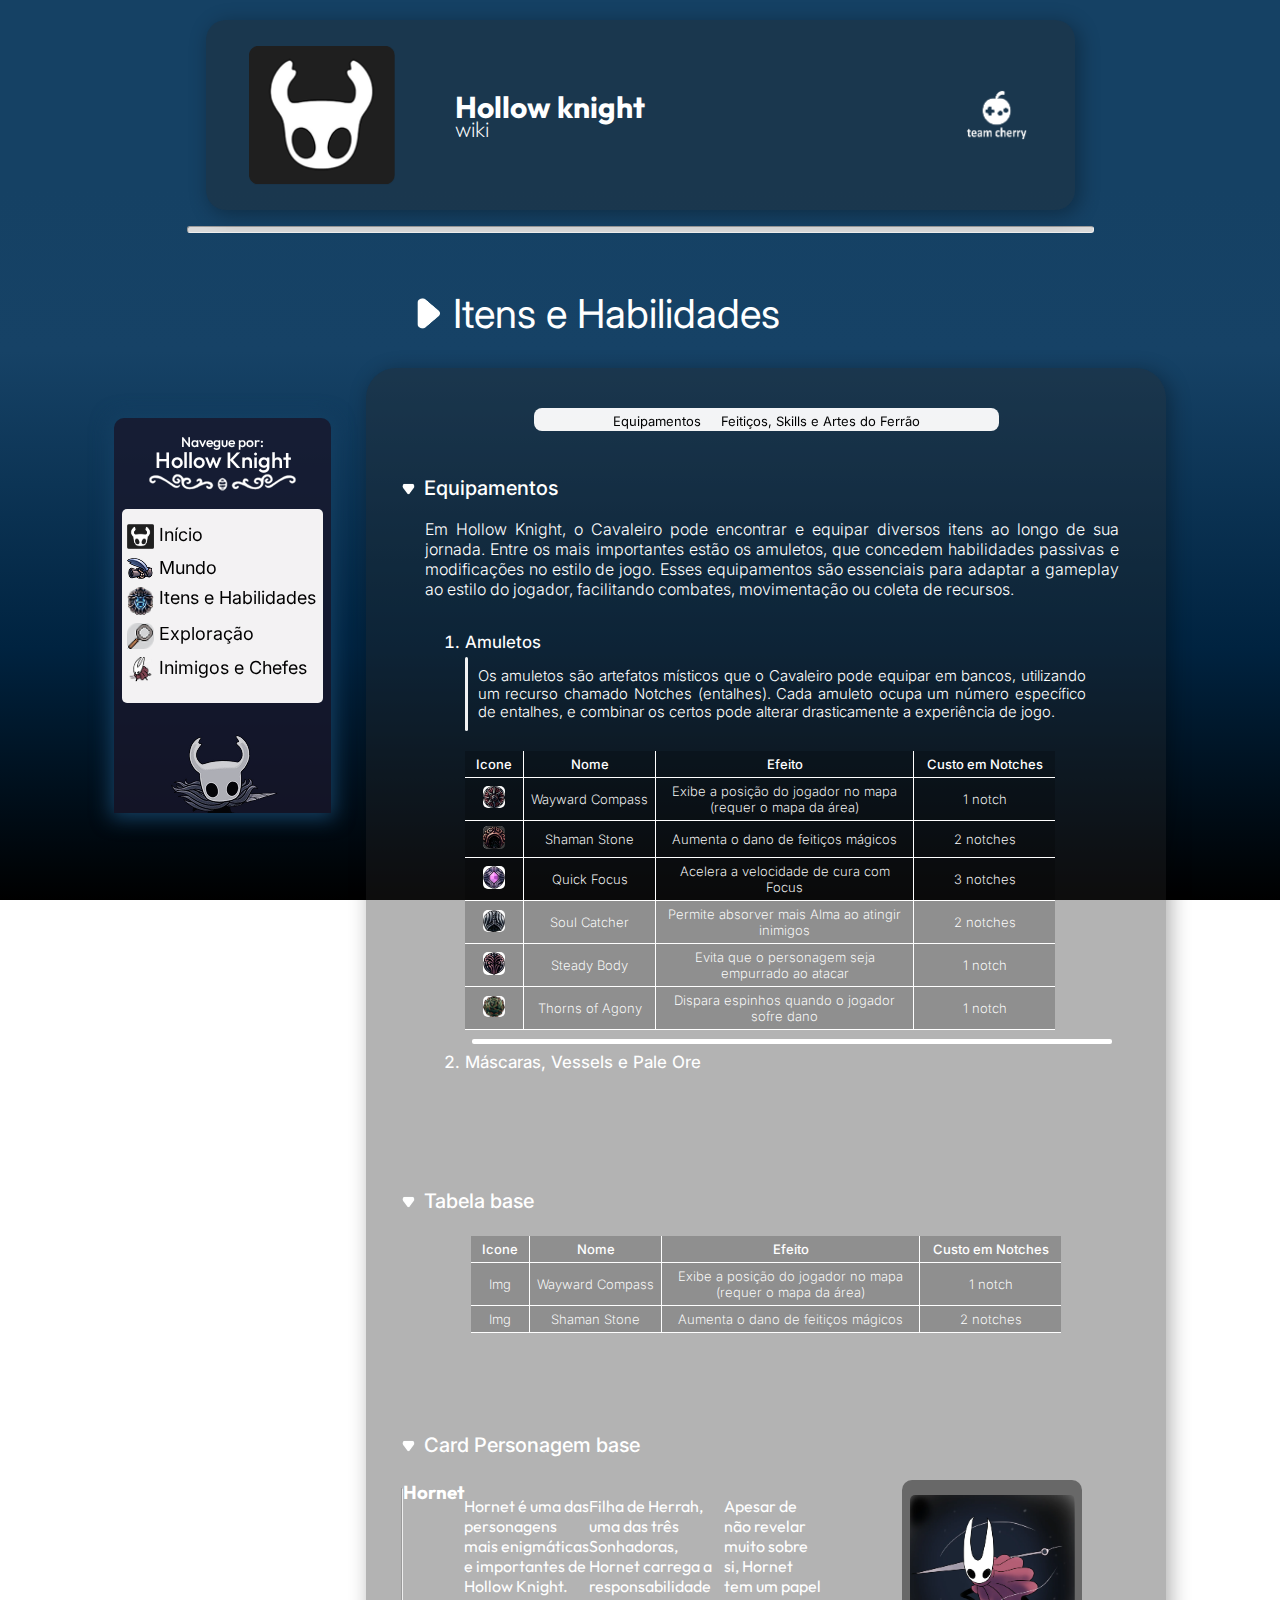
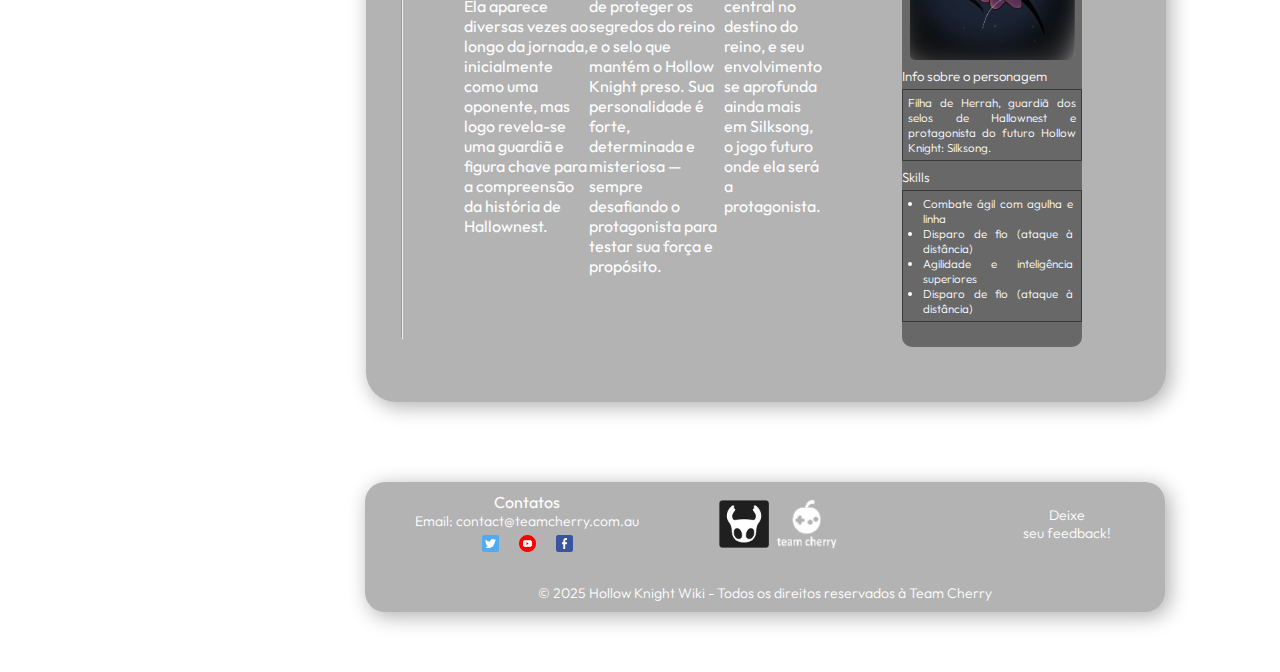
<file: itens-habilidades/itens_habilidades.html>
<!DOCTYPE html>
<html>
    <head>
        <meta charset="utf-8">
        <meta http-equiv="X-UA-Compatible" content="IE=edge">
        <title>Itens e Habilidades</title>
        <meta name="description" content="">
        <meta name="viewport" content="width=device-width, initial-scale=1">
        <link rel="stylesheet" href="css/style.css">
        <link rel="preconnect" href="https://fonts.googleapis.com">
        <link rel="preconnect" href="https://fonts.gstatic.com" crossorigin>
        <link href="https://fonts.googleapis.com/css2?family=Inter:ital,opsz,wght@0,14..32,100..900;1,14..32,100..900&family=Outfit:wght@100..900&display=swap" rel="stylesheet">
    </head>
    <body>
        <header class="flex">
                <div class="flex">
                    <img src="../base/img/hollow-knight-icon.png" class="page-icon">
                    <div class="flex">
                        <h1> Hollow knight </h1>
                        <h2> wiki </h2>
                    </div>
                </div>
                <img src="../base/img/teamcherry-icon.png" class="developer-logo">
        </header>
        <hr class="headerbar">
        <main class="flex">
            <div class="flex topico">
                <img src="../base/img/topico-vector.png" alt="tópico vector">
                <h1>Itens e Habilidades</h1>
            </div>
            <nav class="flex nav-main">
                <div class="flex nav-tittle">
                    <h3>Navegue por:</h3>
                    <h2>Hollow Knight</h2>
                    <img src="../base/img/decorator.png" alt="decorador de titulo">
                </div>
                <ul class="flex">
                    <li class="flex"><img class="nav-page-icon" src="../base/img/hollow-knight-icon.png" alt="inicio icone"><a href="">Início</a></li>
                    <li class="flex"><img class="nav-page-icon" src="../base/img/mundo-icon.png" alt="mundo icone"><a href="">Mundo</a></li>
                    <li class="flex"><img class="nav-page-icon" src="../base/img/items-icon.png" alt="itens e habilidades icone"><a href="">Itens e Habilidades</a></li>
                    <li class="flex"><img class="nav-page-icon" src="../base/img/exploração-icon.png" alt="exploração icone"><a href="">Exploração</a></li>
                    <li class="flex"><img class="nav-page-icon" src="../base/img/inimigos-icon.png" alt="Inimigos e chefes icone"><a href="">Inimigos e Chefes</a></li>
                </ul>
                <img src="../base/img/navbar-avatar.png" alt="hollow knight personagem">
            </nav>
            <div class="flex container">
                <nav class="flex nav-inter">
                    <ul class="flex">
                        <li><a href="#equipamentos">Equipamentos</a></li>
                        <li><a href="#fei-ski-artfer">Feitiços, Skills e Artes do Ferrão</a></li>
                    </ul>
                </nav>
                <section class="flex" id="equipamentos">
                    <div class="flex subtopico">
                        <img src="../base/img/subtopico-vector.png" alt="subtopico vector">
                        <h2>Equipamentos</h2>
                    </div>
                    <div class="flex conteudo">
                        <p>Em Hollow Knight, o Cavaleiro pode encontrar e equipar diversos itens ao longo de sua jornada. Entre os mais importantes estão os amuletos, que concedem habilidades passivas e modificações no estilo de jogo. Esses equipamentos são essenciais para adaptar a gameplay ao estilo do jogador, facilitando combates, movimentação ou coleta de recursos.</p>
                        <ol>
                            <li>
                                Amuletos
                                <div class="flex amuletos">
                                    <div class="flex texto">
                                        <hr class="lateral-bar">
                                        <p>Os amuletos são artefatos místicos que o Cavaleiro pode equipar em bancos, utilizando um recurso chamado Notches (entalhes). Cada amuleto ocupa um número específico de entalhes, e combinar os certos pode alterar drasticamente a experiência de jogo.</p>
                                    </div>
                                    <div class="flex">
                                        <table>
                                            <tr>
                                                <th>Icone</th>
                                                <th>Nome</th>
                                                <th>Efeito</th>
                                                <th>Custo em Notches</th>
                                            </tr>
                                            <tr>
                                                <td><img src="img/wayward-compass.png" alt="Wayward Compass icone"></td>
                                                <td>Wayward Compass</td>
                                                <td>Exibe a posição do jogador no mapa (requer o mapa da área)</td>
                                                <td>1 notch</td>
                                            </tr>
                                            <tr>
                                                <td><img src="img/shaman-stone.png" alt="Shaman Stone icone"></td>
                                                <td>Shaman Stone</td>
                                                <td>Aumenta o dano de feitiços mágicos</td>
                                                <td>2 notches</td>
                                            </tr>
                                            <tr>
                                                <td><img src="img/quick-focus.jpg" alt="Quick Focus icone"></td>
                                                <td>Quick Focus</td>
                                                <td>Acelera a velocidade de cura com Focus</td>
                                                <td>3 notches</td>
                                            </tr>
                                            <tr>
                                                <td><img src="img/soul-catcher.jpg" alt="Soul Catcher icone"></td>
                                                <td>Soul Catcher</td>
                                                <td>Permite absorver mais Alma ao atingir inimigos</td>
                                                <td>2 notches</td>
                                            </tr>
                                            <tr>
                                                <td><img src="img/steady-body.jpg" alt="Steady Body icone"></td>
                                                <td>Steady Body</td>
                                                <td>Evita que o personagem seja empurrado ao atacar</td>
                                                <td>1 notch</td>
                                            </tr>
                                            <tr>
                                                <td><img src="img/thorns-of-agony.jpg" alt="Thorns of Agony icone"></td>
                                                <td>Thorns of Agony</td>
                                                <td>Dispara espinhos quando o jogador sofre dano</td>
                                                <td>1 notch</td>
                                            </tr>
                                        </table>

                                    </div>
                                </div>
                            </li>
                            <hr class="section-bar">
                            <li>
                                Máscaras, Vessels e Pale Ore
                            </li>
                        </ol>
                    </div>
                </section>
                <section class="flex">
                    <div class="flex subtopico">
                        <img src="../base/img/subtopico-vector.png" alt="subtopico vector">
                        <h2>Tabela base</h2>
                    </div>
                    <br>
                    <table>
                        <tr>
                            <th>Icone</th>
                            <th>Nome</th>
                            <th>Efeito</th>
                            <th>Custo em Notches</th>
                        </tr>
                        <tr>
                            <td> Img </td>
                            <td>Wayward Compass</td>
                            <td>Exibe a posição do jogador no mapa (requer o mapa da área)</td>
                            <td>1 notch</td>
                        </tr>
                        <tr>
                            <td> Img </td>
                            <td>Shaman Stone</td>
                            <td>Aumenta o dano de feitiços mágicos</td>
                            <td>2 notches</td>
                        </tr>
                    </table>
                </section>
                <section class="flex">
                    <div class="flex subtopico">
                        <img src="../base/img/subtopico-vector.png" alt="subtopico vector">
                        <h2>Card Personagem base</h2>
                    </div>
                    <br>
                    <div class="flex personagem">
                        <hr class="barra-lateral">
                        <div class="flex">
                            <div class="flex descricao">
                                <h3>Hornet</h3>
                                <p>Hornet é uma das personagens mais enigmáticas e importantes de Hollow Knight. Ela aparece diversas vezes ao longo da jornada, inicialmente como uma oponente, mas logo revela-se uma guardiã e figura chave para a compreensão da história de Hallownest.</p>
                                <p>Filha de Herrah, uma das três Sonhadoras, Hornet carrega a responsabilidade de proteger os segredos do reino e o selo que mantém o Hollow Knight preso. Sua personalidade é forte, determinada e misteriosa — sempre desafiando o protagonista para testar sua força e propósito.</p>
                                <p>Apesar de não revelar muito sobre si, Hornet tem um papel central no destino do reino, e seu envolvimento se aprofunda ainda mais em Silksong, o jogo futuro onde ela será a protagonista.</p>
                            </div>
                            <div class="flex card">
                                <img src="../base/img/hornet.jpeg" alt="personagem imagem">
                                <div class="flex">
                                    <h4>Info sobre o personagem</h4>
                                    <p>Filha de Herrah, guardiã dos selos de Hallownest e protagonista do futuro Hollow Knight: Silksong.</p>
                                </div>
                                <div class="flex">
                                    <h4>Skills</h4>
                                    <ul>
                                        <li>Combate ágil com agulha e linha</li>
                                        <li>Disparo de fio (ataque à distância)</li>
                                        <li>Agilidade e inteligência superiores</li>
                                        <li>Disparo de fio (ataque à distância)</li>
                                    </ul>
                                </div>
                            </div>
                        </div>
                    </div>
                </section>
            </div>
        </main>
        <footer class="flex">
            <div class="flex">
                <div class="flex contatos">
                    <h3>Contatos</h3>
                    <p>Email: contact@teamcherry.com.au</p>
                    <div class="flex">
                        <a href="https://twitter.com/TeamCherryGames" target="_blank"><img src="../base/img/twitter.png" alt="twitter icon"></a>
                        <a href="https://www.youtube.com/user/teamcherrygames" target="_blank"><img src="../base/img/youtube.png" alt="youtube icon"></a>
                        <a href="https://www.facebook.com/teamcherrygames" target="_blank"><img src="../base/img/facebook.png" alt="facebook icon"></a>
                    </div>
                </div>
                <div class="flex logos">
                    <img src="../base/img/hollow-knight-icon.png">
                    <img src="../base/img/teamcherry-icon.png">
                </div>
                <a href="#" class="footer-feedback">Deixe <br> seu feedback!</a>
            </div>
            <p>© 2025 Hollow Knight Wiki  - Todos os direitos reservados à Team Cherry</p>
        </footer>
    </body>
</html>
</file>
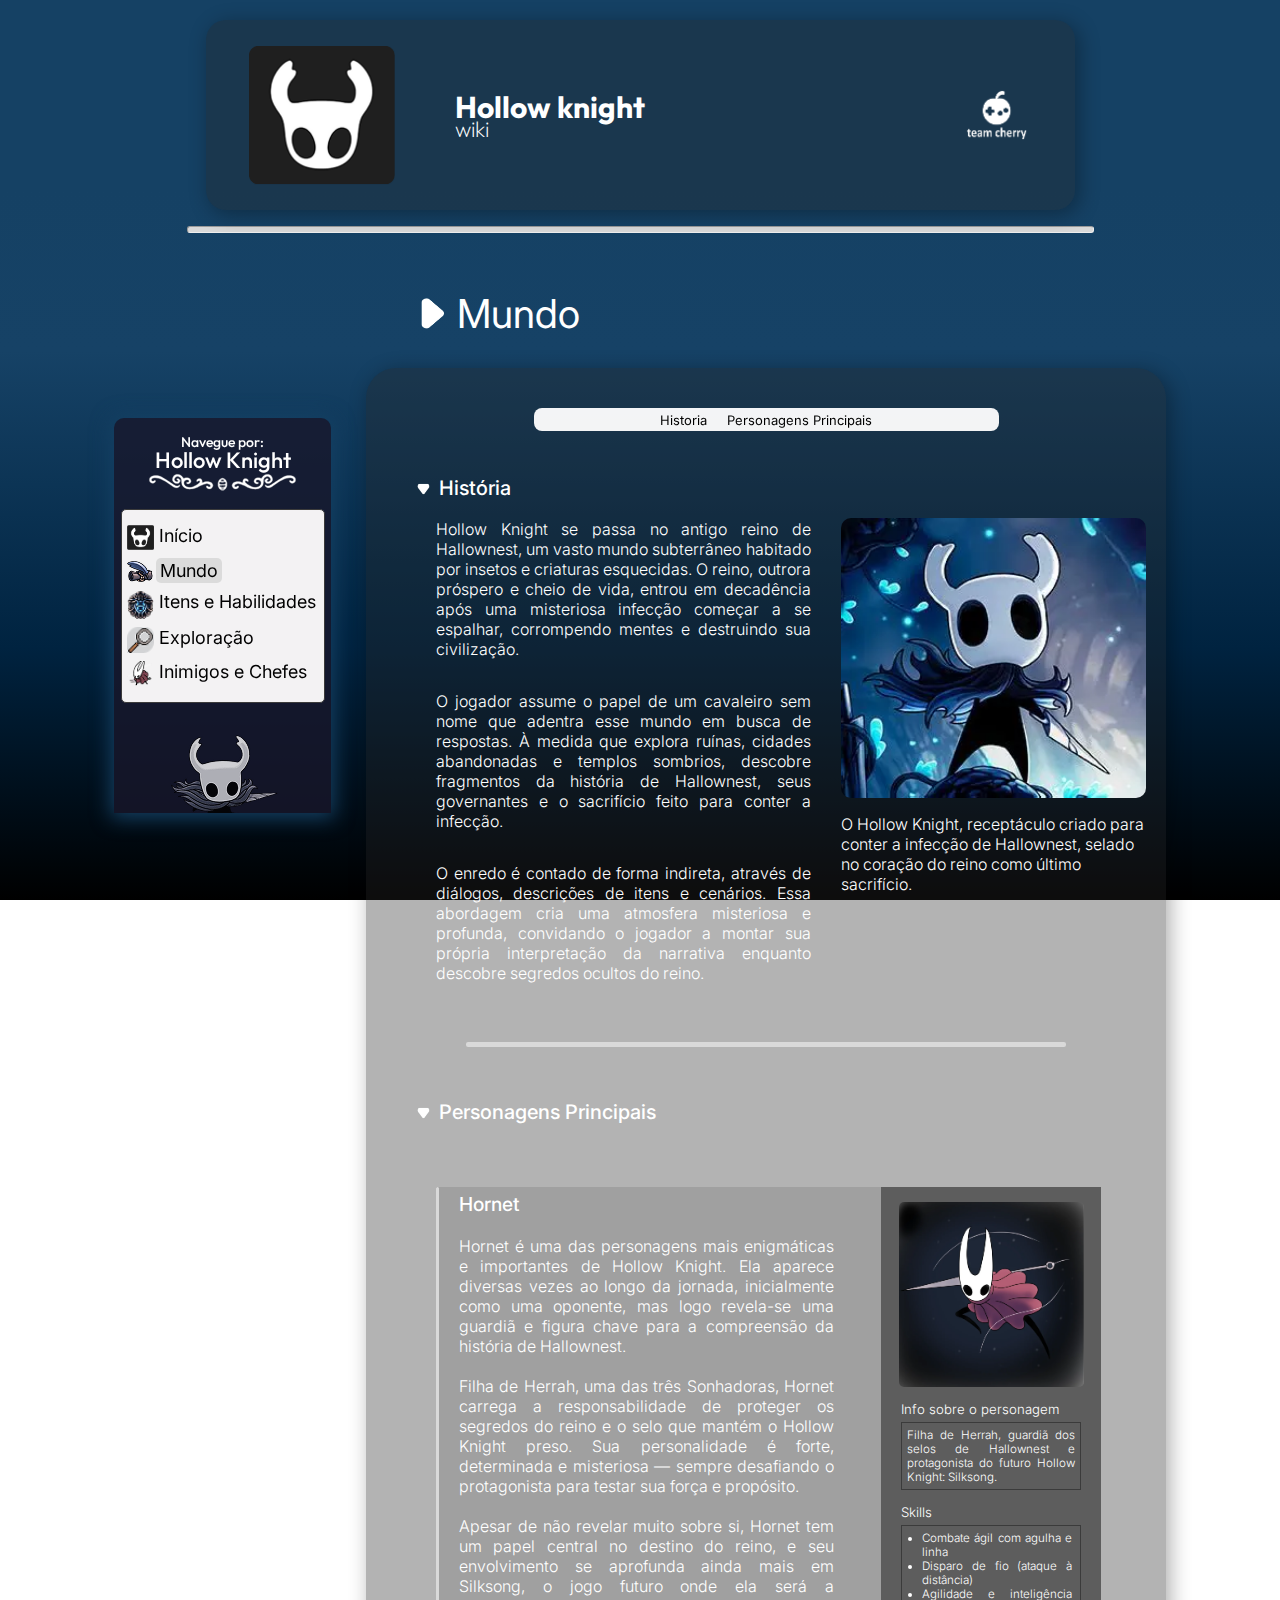
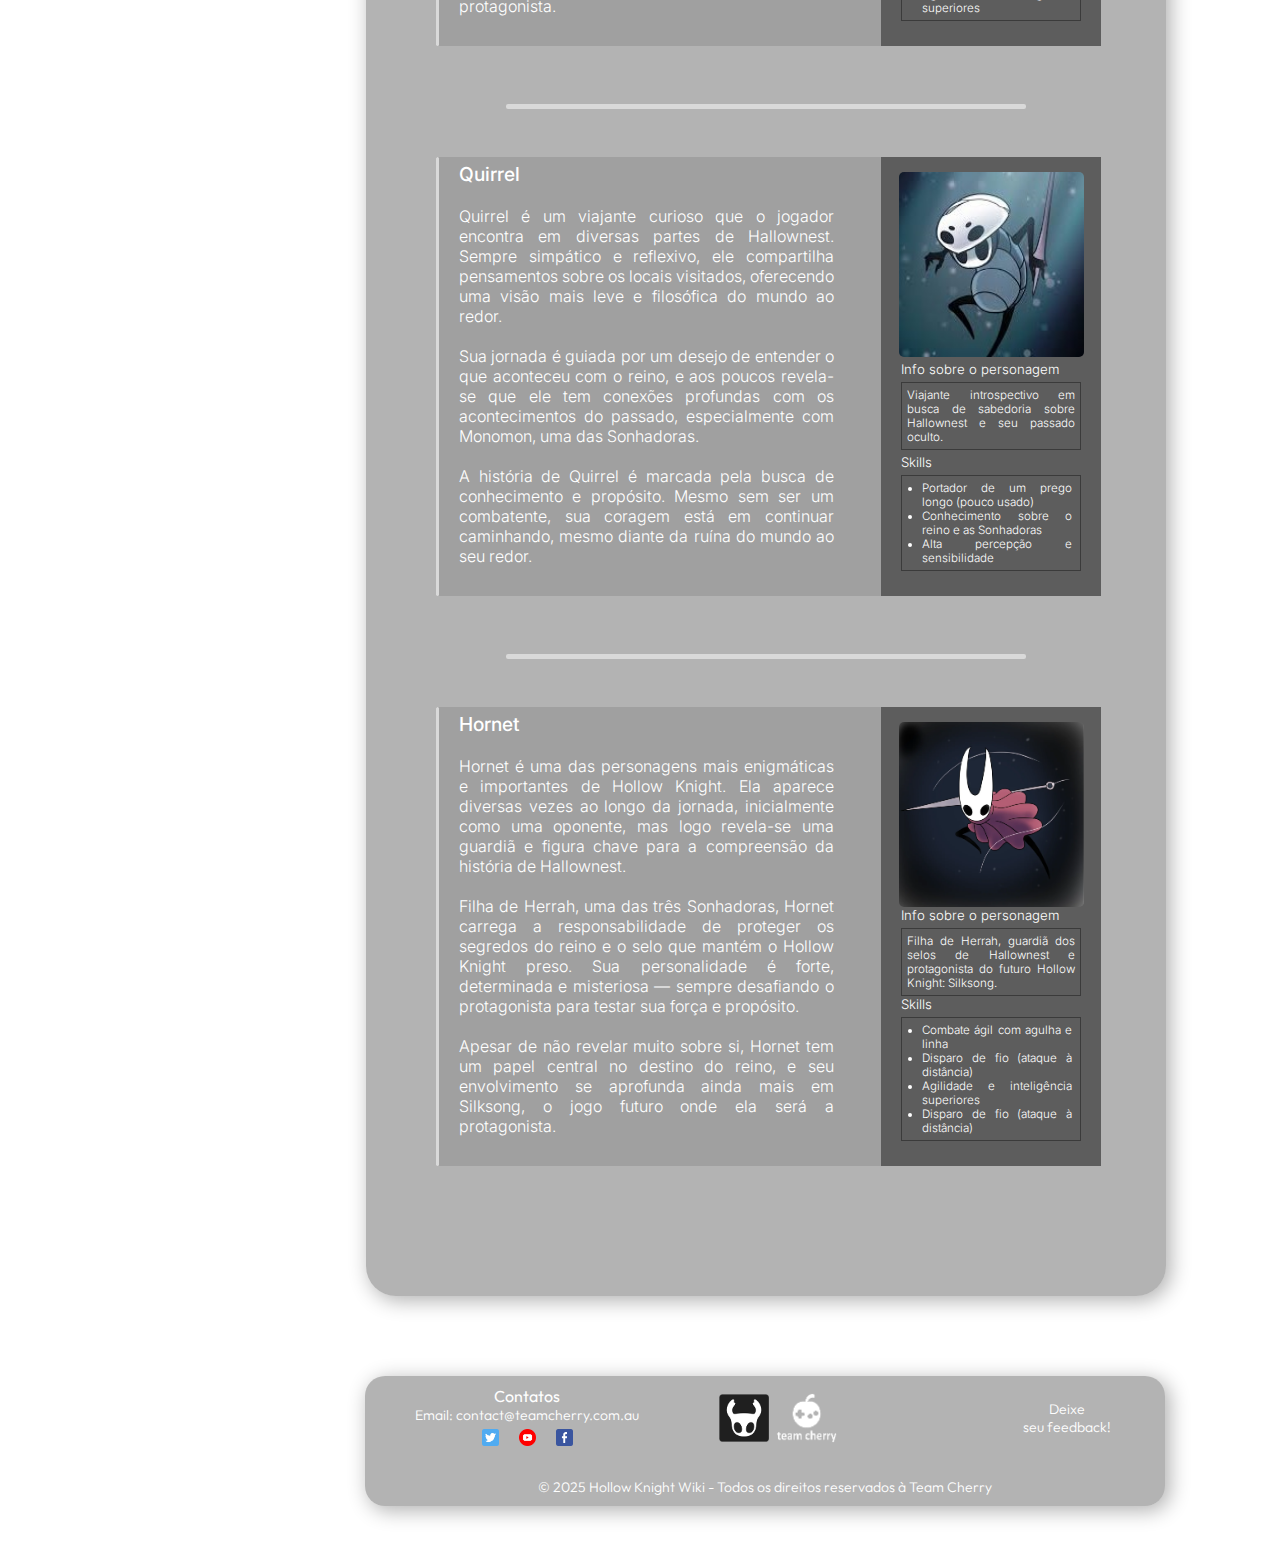
<file: mundo/mundo.html>
<!DOCTYPE html>
<html>
    <head>
        <meta charset="utf-8">
        <meta http-equiv="X-UA-Compatible" content="IE=edge">
        <title>Mundo</title>
        <meta name="description" content="">
        <meta name="viewport" content="width=device-width, initial-scale=1">
        <link rel="stylesheet" href="css/style.css">
        <link rel="preconnect" href="https://fonts.googleapis.com">
        <link rel="preconnect" href="https://fonts.gstatic.com" crossorigin>
        <link href="https://fonts.googleapis.com/css2?family=Inter:ital,opsz,wght@0,14..32,100..900;1,14..32,100..900&family=Outfit:wght@100..900&display=swap" rel="stylesheet">
    </head>
    <body>
        <header class="flex">
                <div class="flex">
                    <img src="../base/img/hollow-knight-icon.png" class="page-icon">
                    <div class="flex">
                        <h1> Hollow knight </h1>
                        <h2> wiki </h2>
                    </div>
                </div>
                <img src="../base/img/teamcherry-icon.png" class="developer-logo">
        </header>
        <hr class="headerbar">
        <main class="flex">
            <div class="flex topico">
                <img src="../base/img/topico-vector.png" alt="tópico vector">
                <h1>Mundo</h1>
            </div>
            <nav class="flex nav-main">
                <div class="flex nav-tittle">
                    <h3>Navegue por:</h3>
                    <h2>Hollow Knight</h2>
                    <img src="../base/img/decorator.png" alt="decorador de titulo">
                </div>
                <ul class="flex">
                    <li class="flex"><img class="nav-page-icon" src="../base/img/hollow-knight-icon.png" alt="inicio icone"><a href="../index.html">Início</a></li>
                    <li class="flex active"><img class="nav-page-icon" src="../base/img/mundo-icon.png" alt="mundo icone"><a href="">Mundo</a></li>
                    <li class="flex"><img class="nav-page-icon" src="../base/img/items-icon.png" alt="itens e habilidades icone"><a href="../itens-habilidades/itens_habilidades.html">Itens e Habilidades</a></li>
                    <li class="flex"><img class="nav-page-icon" src="../base/img/exploração-icon.png" alt="exploração icone"><a href="../exploracao/exploracao.html">Exploração</a></li>
                    <li class="flex"><img class="nav-page-icon" src="../base/img/inimigos-icon.png" alt="Inimigos e chefes icone"><a href="../inimigos-chefes/inimigos_chefes.html">Inimigos e Chefes</a></li>
                </ul>
                <img src="../base/img/navbar-avatar.png" alt="hollow knight personagem">
            </nav>
            <div class="flex container">
                <nav class="nav-horizontal">
                    <ul class="flex">
                        <li class="flex"><img class="nav-page-icon" src="../base/img/hollow-knight-icon.png" alt="inicio icone"><a href="../index.html">Início</a></li>
                        <li class="flex"><img class="nav-page-icon" src="../base/img/mundo-icon.png" alt="mundo icone"><a href="">Mundo</a></li>
                        <li class="flex"><img class="nav-page-icon" src="../base/img/items-icon.png" alt="itens e habilidades icone"><a href="../itens-habilidades/itens_habilidades.html">Itens e Habilidades</a></li>
                        <li class="flex"><img class="nav-page-icon" src="../base/img/exploração-icon.png" alt="exploração icone"><a href="../exploracao/exploracao.html">Exploração</a></li>
                        <li class="flex"><img class="nav-page-icon" src="../base/img/inimigos-icon.png" alt="Inimigos e chefes icone"><a href="../inimigos-chefes/inimigos_chefes.html">Inimigos e Chefes</a></li>
                    </ul>
                </nav>
                <nav class="flex nav-inter">
                    <ul class="flex">
                        <li><a href="#historia">Historia</a></li>
                        <li><a href="#personagens-principais">Personagens Principais</a></li>
                    </ul>
                </nav>
                <section class="flex" id="historia">
                    <div class="flex subtopico">
                        <img src="../base/img/subtopico-vector.png" alt="subtopico vector">
                        <h2>História</h2>
                    </div>
                    <div class="flex conteudo">
                        <div class="flex texto">
                            <p>Hollow Knight se passa no antigo reino de Hallownest, um vasto mundo subterrâneo habitado por insetos e criaturas esquecidas. O reino, outrora próspero e cheio de vida, entrou em decadência após uma misteriosa infecção começar a se espalhar, corrompendo mentes e destruindo sua civilização.</p>
                            <p>O jogador assume o papel de um cavaleiro sem nome que adentra esse mundo em busca de respostas. À medida que explora ruínas, cidades abandonadas e templos sombrios, descobre fragmentos da história de Hallownest, seus governantes e o sacrifício feito para conter a infecção.</p>
                            <p>O enredo é contado de forma indireta, através de diálogos, descrições de itens e cenários. Essa abordagem cria uma atmosfera misteriosa e profunda, convidando o jogador a montar sua própria interpretação da narrativa enquanto descobre segredos ocultos do reino.</p>
                        </div>
                        <div class="flex imagem">
                            <img src="img/mundo-main.jpeg" alt="hollow knight personagem principal">
                            <p>O Hollow Knight, receptáculo criado para conter a infecção de Hallownest, selado no coração do reino como último sacrifício.</p>
                        </div>
                    </div>
                </section>
                <hr class="section-bar">
                <section class="flex" id="personagens-principais">
                    <div class="flex subtopico">
                        <img src="../base/img/subtopico-vector.png" alt="subtopico vector">
                        <h2>Personagens Principais</h2>
                    </div>
                    <div class="flex personagem">
                        <hr class="barra-lateral">
                        <div class="flex">
                            <div class="flex descricao">
                                <h3>Hornet</h3>
                                <p>Hornet é uma das personagens mais enigmáticas e importantes de Hollow Knight. Ela aparece diversas vezes ao longo da jornada, inicialmente como uma oponente, mas logo revela-se uma guardiã e figura chave para a compreensão da história de Hallownest.</p>
                                <p>Filha de Herrah, uma das três Sonhadoras, Hornet carrega a responsabilidade de proteger os segredos do reino e o selo que mantém o Hollow Knight preso. Sua personalidade é forte, determinada e misteriosa — sempre desafiando o protagonista para testar sua força e propósito.</p>
                                <p>Apesar de não revelar muito sobre si, Hornet tem um papel central no destino do reino, e seu envolvimento se aprofunda ainda mais em Silksong, o jogo futuro onde ela será a protagonista.</p>
                            </div>
                            <div class="flex card">
                                <img src="img/hornet.jpeg" alt="hornet personagem imagem">
                                <div class="flex">
                                    <h4>Info sobre o personagem</h4>
                                    <p>Filha de Herrah, guardiã dos selos de Hallownest e protagonista do futuro Hollow Knight: Silksong.</p>
                                </div>
                                <div class="flex">
                                    <h4>Skills</h4>
                                    <ul>
                                        <li>Combate ágil com agulha e linha</li>
                                        <li>Disparo de fio (ataque à distância)</li>
                                        <li>Agilidade e inteligência superiores</li>
                                    </ul>
                                </div>
                            </div>
                        </div>
                    </div>
                    <hr class="personagens-bar">
                    <div class="flex personagem">
                        <hr class="barra-lateral">
                        <div class="flex">
                            <div class="flex descricao">
                                <h3>Quirrel</h3>
                                <p>Quirrel é um viajante curioso que o jogador encontra em diversas partes de Hallownest. Sempre simpático e reflexivo, ele compartilha pensamentos sobre os locais visitados, oferecendo uma visão mais leve e filosófica do mundo ao redor.</p>
                                <p>Sua jornada é guiada por um desejo de entender o que aconteceu com o reino, e aos poucos revela-se que ele tem conexões profundas com os acontecimentos do passado, especialmente com Monomon, uma das Sonhadoras.</p>
                                <p>A história de Quirrel é marcada pela busca de conhecimento e propósito. Mesmo sem ser um combatente, sua coragem está em continuar caminhando, mesmo diante da ruína do mundo ao seu redor.</p>
                            </div>
                            <div class="flex card">
                                <img src="img/quirrel.jpg" alt="quirrel personagem imagem">
                                <div class="flex">
                                    <h4>Info sobre o personagem</h4>
                                    <p>Viajante introspectivo em busca de sabedoria sobre Hallownest e seu passado oculto.</p>
                                </div>
                                <div class="flex">
                                    <h4>Skills</h4>
                                    <ul>
                                        <li>Portador de um prego longo (pouco usado)</li>
                                        <li>Conhecimento sobre o reino e as Sonhadoras</li>
                                        <li>Alta percepção e sensibilidade</li>
                                    </ul>
                                </div>
                            </div>
                        </div>
                    </div>
                    <hr class="personagens-bar">
                    <div class="flex personagem">
                        <hr class="barra-lateral">
                        <div class="flex">
                            <div class="flex descricao">
                                <h3>Hornet</h3>
                                <p>Hornet é uma das personagens mais enigmáticas e importantes de Hollow Knight. Ela aparece diversas vezes ao longo da jornada, inicialmente como uma oponente, mas logo revela-se uma guardiã e figura chave para a compreensão da história de Hallownest.</p>
                                <p>Filha de Herrah, uma das três Sonhadoras, Hornet carrega a responsabilidade de proteger os segredos do reino e o selo que mantém o Hollow Knight preso. Sua personalidade é forte, determinada e misteriosa — sempre desafiando o protagonista para testar sua força e propósito.</p>
                                <p>Apesar de não revelar muito sobre si, Hornet tem um papel central no destino do reino, e seu envolvimento se aprofunda ainda mais em Silksong, o jogo futuro onde ela será a protagonista.</p>
                            </div>
                            <div class="flex card">
                                <img src="img/hornet.jpeg" alt="personagem imagem">
                                <div class="flex">
                                    <h4>Info sobre o personagem</h4>
                                    <p>Filha de Herrah, guardiã dos selos de Hallownest e protagonista do futuro Hollow Knight: Silksong.</p>
                                </div>
                                <div class="flex">
                                    <h4>Skills</h4>
                                    <ul>
                                        <li>Combate ágil com agulha e linha</li>
                                        <li>Disparo de fio (ataque à distância)</li>
                                        <li>Agilidade e inteligência superiores</li>
                                        <li>Disparo de fio (ataque à distância)</li>
                                    </ul>
                                </div>
                            </div>
                        </div>
                    </div>
                </section>
            </div>
        </main>
        <footer class="flex">
            <div class="flex">
                <div class="flex contatos">
                    <h3>Contatos</h3>
                    <p>Email: contact@teamcherry.com.au</p>
                    <div class="flex">
                        <a href="https://twitter.com/TeamCherryGames" target="_blank"><img src="../base/img/twitter.png" alt="twitter icon"></a>
                        <a href="https://www.youtube.com/user/teamcherrygames" target="_blank"><img src="../base/img/youtube.png" alt="youtube icon"></a>
                        <a href="https://www.facebook.com/teamcherrygames" target="_blank"><img src="../base/img/facebook.png" alt="facebook icon"></a>
                    </div>
                </div>
                <div class="flex logos">
                    <img src="../base/img/hollow-knight-icon.png">
                    <img src="../base/img/teamcherry-icon.png">
                </div>
                <a href="../index.html#feedback" class="footer-feedback">Deixe <br> seu feedback!</a>
            </div>
            <p>© 2025 Hollow Knight Wiki  - Todos os direitos reservados à Team Cherry</p>
        </footer>
    </body>
</html>
</file>
<file: css/style.css>
:root {
    font-family: "Outfit", sans-serif;
}

* {
    box-sizing: border-box;
}

body {
    display: flex;
    flex-direction: column;
    align-items: center;
    background: linear-gradient(to bottom, #154164 21%, #164266 39%, #002340 72%, #000000 100%);
    background-attachment: fixed;
    width: 100%;
    margin: 0;
    padding: 0;
    color: white;
}

header{
    width: 869px;
    height: 190px;
    flex-direction: row;
    align-items: center;
    justify-content: space-between;
    padding: 0 42px 0 42px;
    background-color: rgba(38, 37, 37, 0.35);
    border-radius: 20px;
    margin: 20px 0 8px 0;
    position: relative;
    box-shadow: 4px 4px 20px 1px rgba(0, 0, 0, 0.3);
}

header div div{
    flex-direction: column;
    justify-content: center;
}

header h1, h2 {
    margin: 0;
    height: 27px;
}

header h1 {
    font-size: 1.875rem; 
}

header h2 {
    font-size: 1.375rem;
    font-weight: 200;
}

.headerbar {
    width: 907px;
    height: 7px;
    border-radius: 3px;
    background-color: rgb(217, 217, 217);
}

.page-icon {
    width: 147px;
    height: 140px;
    margin-right: 60px;
}

.developer-logo {
    width: 74px;
    height: 60px;
    object-fit: cover;
}

main {
    margin-top: 50px;
    width: 869px;
    border-radius: 30px;
    background-color: rgba(26, 25, 25, 0.1);
    flex-direction: column;
    align-items: center;
    box-shadow: 4px 4px 20px 1px rgba(0, 0, 0, 0.3);
}

.nav-inter {
    width: 465px;
    height: 23px;
    margin-top: 40px;
    background-color: rgba(255, 255, 255, 0.95); 
    border-radius: 8px;
    justify-content: center; 
    position: sticky;
    top: 10px;
}

.nav-inter ul {
    list-style: none;
    padding: 0;
    margin: 0;
    column-gap: 20px; 
}

.nav-inter a {
    text-decoration: none;
    color: black;
    font-family: "Inter", sans-serif;
    font-size: 0.8125rem;
    font-weight: normal;
}

section {
    width: 100%;
    padding: 0 50px 0 50px;
    flex-direction: column;
}

.apresentation {
    margin-top: 90px;
    margin-bottom: 35px;
    row-gap: 55px;
}

.apresentation img {
    width: 375px;
    border-radius: 17px;
}

.apresentation .tittle {
    width: 50%;
    align-items: center;
    align-items: center;
}

.apresentation-bar {
    width: 827px;
    height: 6.27px;
    background-color: rgb(217, 217, 217);
}

.first {
    column-gap: 20px;
    align-items: center;
}

.first h1 {
    margin: 0;
    font-size: 3.3125rem;
    font-weight: 400;
}

.first h2 {
    font-family: "Inter", sans-serif;
    font-size: 1.95rem;
    font-weight: 200;
    text-decoration: underline;
}

.first div {
    width: 266px;
    flex-direction: column;
}

.first div p {
    width: 100%;
    margin: 0;
    text-align: center;
}

.subtopico h3 {
    font-size: 1.25rem;
    font-weight: 650;
    margin: 0 35px 60px;
}

.subtopico div {
    column-gap: 35px;
}

.subtopico p {
    width: 437px;
    font-family: "Inter", sans-serif;
    font-weight: 300;
    text-align: justify;
}

#introducao {
    margin-top: 55px;
    margin-bottom: 35px;
}

#introducao img {
    width: 297px;
    border-radius: 17px;
}

#objetivo {
    margin-top: 35px;
    margin-bottom: 35px;
}

#objetivo div {
    width: 750px;
    align-items: center;
    align-self: flex-end;
}

#objetivo img {
    width: 276px;
    border-radius: 17px;
}

#indice {
    margin-top: 30px;
    margin-bottom: 85px;
}

#indice h3 {
    margin: 0 20px 20px;
}

#indice a {
    color: white;
    text-decoration: none;
}

#indice ul li{
    font-family: "Inter", sans-serif;
    font-size: 0.9375rem;
    font-weight: 300;
}

#indice > div {
    width: 543px;
    flex-direction: column;
    background-color: rgba(12, 14, 28, 0.4);
    border-radius: 15px;
    padding: 15px 0 70px 0;
}

.list-pag {
    flex-direction: column;
    row-gap: 20px;
    font-family: "Inter", sans-serif;
    font-size: 1.125rem;
    font-weight: 350;
    margin: 0 50px;
}

.indice-bar {
    width: 558px;
    height: 5px;
    background-color: rgb(217, 217, 217);
}

#feedback {
    margin-top: 50px;
    margin-bottom: 100px;
}

form {
    padding: 0 50px 0 50px;
    column-gap: 80px;
    flex-wrap: wrap;
    row-gap: 20px;
    justify-content: center;
}

label {
    margin-bottom: 5px;
    font-family: "Inter", sans-serif;
    font-weight: 300;
}

input {
    width: 100%;
    height: 35px;
    border-radius: 5px;
    border: 0;
    box-shadow: 1px 2px 3px 2px  rgba(0, 0, 0, 0.25);
}

textarea {
    max-width: 300px;
    min-width: 300px;
    max-height: 180px;
    min-height: 180px;
    border-radius: 5px;
    border: 0;
    box-shadow: 1px 2px 3px 2px  rgba(0, 0, 0, 0.25);
}

button {
    margin-top: 30px;
    width: 163px;
    height: 28px;
    border-radius: 6px;
    border: 0;
    box-shadow: 1px 2px 2px 1px  rgba(0, 0, 0, 0.25);
    font-family: "Inter", sans-serif;
    font-weight: 500;
}

button:hover {
    box-shadow: 1px 2px 4px 4px  rgba(0, 0, 0, 0.40);
}

.column {
    flex-direction: column;
    justify-content: space-between;
    width: 265px;    
}

.row p {
    font-family: "Inter", sans-serif;
    font-weight: 300;
    width: 40%;
    margin-left: 40px;
    text-align: center;
}

footer {
    width: 800px;
    height: 130px;
    margin: 80px auto 60px auto;
    padding: 10px 50px 10px 50px;
    border-radius: 20px;
    background-color: rgba(38, 37, 37, 0.35);
    box-shadow: 4px 4px 20px 1px rgba(0, 0, 0, 0.3);
    flex-direction: column;
    justify-content: space-between;
    align-items: center;
}

footer p {
    font-size: 0.875rem;
    font-weight: 300;
    margin: 0;
}

footer > div {
    width: 100%;
}

.contatos {
    flex-direction: column;
    align-items: center;
    row-gap: 5px;
}

.contatos h3 {
    margin: 0;
    font-size: 1rem;
    font-weight: 400;
    height: 15px;
}

.contatos div {
    column-gap: 20px;
}

.contatos img {
    width: 17px;
}

.logos {
    margin: 0 180px 0 80px;
}

.logos img:first-child{ 
    width: 50px;
    object-fit: contain;
}

.logos img {
    width: 74px;
    object-fit: contain;
}

.footer-feedback {
    font-size: 0.875rem;
    font-weight: 300;
    text-decoration: none;
    color: white;
    text-align: center;
    align-self: center;
}

.flex {
    display: flex;
}

.flex-direction-column {
    flex-direction: column;
}

.row {
    display: flex;
    width: 100%;
}

@media (max-width: 920px) {
    header{
        width: 720px;
        height: 165px;
    }

    .headerbar {
        width: 760px;
    }

    main {
        width: 720px;
    }

    section{
        padding: 0;
    }

    .apresentation {
        row-gap: 45px;
    }

    .apresentation img {
        width: 300px;
    }

    .apresentation-bar {
        width: 680px;
        border-radius: 5px;
    }

    .first {
        width: 95%;
        column-gap: 10px;
        justify-content: center;
    }

    #introducao > div, #objetivo > div {
        justify-content: center;
    }

    #introducao p, #objetivo p {
        width: 400px;
    }

    #introducao img {
        width: 220px;
        height: 140px;
        
    }

    #objetivo img {
        width: 220px;
        align-self: flex-start;
    }

    #objetivo p {
        margin-top: 0;
    }

    #indice {
        flex-direction: row;
        justify-content: center;
    }

    footer {
        width: 720px;
        padding: 10px 25px 10px 25px;
    }

    .logos {
        margin-left: 60px;
        margin-right: 150px;
    }
}

@media (max-width: 720px) {
    header{
        width: 530px;
        height: 165px;
    }

    header h1 {
    font-size: 2.275rem; 
    }

    header h2 {
        font-size: 1.775rem;
    }

    header h1, h2 {
        margin: 0;
        height: 30px;
    }

    .page-icon {
        display: none;
    }

    .developer-logo {
        width: 80px;
    }

    .headerbar {
        width: 545px;
    }

    main {
        width: 530px;
    }

    section{
        padding: 0;
    }

    .apresentation {
        row-gap: 45px;
    }
    
    .apresentation p {
        width: 290px;
        margin: 0;
    }

    .apresentation .tittle {
        width: 100%;
    }

    .apresentation > div:last-child {
        justify-content: center;
    }

    .apresentation-bar {
        width: 480px;
        border-radius: 5px;
    }

    .first {
        width: 100%;
        justify-content: center;
    }

    .first h1 {
        font-size: 3.9125rem;
    }

    .first h2 {
        font-size: 2.35rem;
    }

    .first > div:last-child{
        display: none;
    }

    #introducao > div, #objetivo > div {
        width: 100%;
        flex-direction: column;
        align-content: center;
        align-items: center;
        flex-wrap: wrap;
        row-gap: 20px;
    }

    #introducao p, #objetivo p {
        width: 470px;
        margin: 0;
    }

    #introducao img {
        width: 300px;
        height: 180px;
    }

    #objetivo img{
        width: 300px;
        align-self: center;
    }

    #indice {
        flex-direction: row;
        justify-content: center;
    }

    #indice > div {
        width: 500px;
    }

    .indice-bar {
        width: 480px;
        border-radius: 10px;
        border: 0;
    }

    form > div:first-child {
        row-gap: 10px;
    }

    textarea {
        max-width: 265px;
        min-width: 265px;
    }

    footer {
        width: 580px;
        padding: 10px 25px 10px 25px;
    }

    footer > div {
        justify-content: center;
        column-gap: 80px;
    }

    .logos {
        display: none;
    }
}

@media (max-width: 500px){
    header{
        width: 420px;
        height: 165px;
    }

    header h1 {
    font-size: 2.275rem; 
    }

    header h2 {
        font-size: 1.775rem;
    }

    header h1, h2 {
        margin: 0;
        height: 30px;
    }

    .page-icon {
        display: none;
    }

    .developer-logo {
        width: 80px;
    }

    .headerbar {
        width: 435px;
    }

    .nav-inter {
        width: 370px;
    }

    main {
        width: 420px;
    }

    section{
        padding: 0;
    }

    .apresentation {
        row-gap: 45px;
    }
    
    .apresentation p {
        width: 290px;
        margin: 0;
    }

    .apresentation .tittle {
        width: 100%;
    }

    .apresentation > div:last-child {
        justify-content: center;
    }

    .apresentation-bar {
        width: 390px;
        border-radius: 5px;
    }

    .first {
        width: 100%;
        justify-content: center;
    }

    .first h1 {
        font-size: 3.9125rem;
    }

    .first h2 {
        font-size: 2.35rem;
    }

    .first > div:last-child{
        display: none;
    }

    #introducao > div, #objetivo > div {
        width: 100%;
        flex-direction: column;
        align-content: center;
        align-items: center;
        flex-wrap: wrap;
        row-gap: 20px;
    }

    #introducao p, #objetivo p {
        width: 390px;
        margin: 0;
    }

    #introducao img {
        width: 300px;
        height: 180px;
    }

    #objetivo img{
        width: 300px;
        align-self: center;
    }

    #indice {
        flex-direction: row;
        justify-content: center;
    }

    #indice > div {
        width: 400px;
    }

    .indice-bar {
        width: 380px;
        border-radius: 10px;
        border: 0;
    }

    form > div:first-child {
        row-gap: 10px;
    }

    textarea {
        max-width: 265px;
        min-width: 265px;
    }

    footer {
        width: 420px;
        padding: 10px 25px 10px 25px;
    }

    footer > div {
        justify-content: center;
        column-gap: 50px;
    }

    footer > p {
        text-align: center;
    }

    .logos {
        display: none;
    }
}
</file>
<file: base/css/style.css>
:root {
    font-family: "Outfit", sans-serif;
}

* {
    box-sizing: border-box;
}

body {
    display: flex;
    flex-direction: column;
    align-items: center;
    background: linear-gradient(to bottom, #154164 21%, #164266 39%, #002340 72%, #000000 100%);
    background-attachment: fixed;
    width: 100%;
    margin: 0;
    padding: 0;
    color: white;
}

header{
    width: 869px;
    height: 190px;
    flex-direction: row;
    align-items: center;
    justify-content: space-between;
    padding: 0 42px 0 42px;
    background-color: rgba(38, 37, 37, 0.35);
    border-radius: 20px;
    margin: 20px 0 8px 0;
    position: relative;
    box-shadow: 4px 4px 20px 1px rgba(0, 0, 0, 0.3);
}

header div div{
    flex-direction: column;
    justify-content: center;
}

header h1, h2 {
    margin: 0;
    height: 27px;
}

header h1 {
    font-size: 1.875rem; 
}

header h2 {
    font-size: 1.375rem;
    font-weight: 200;
}

.headerbar {
    width: 907px;
    height: 7px;
    border-radius: 3px;
    background-color: rgb(217, 217, 217);
}

.page-icon {
    width: 147px;
    height: 140px;
    margin-right: 60px;
}

.developer-logo {
    width: 74px;
    height: 60px;
    object-fit: cover;
}

.nav-main {
    width: 217px;
    height: 395px;
    flex-direction: column;
    align-items: center;
    justify-content: space-between;
    margin-top: 50px;
    padding: 15px 0 0 0;
    border-radius: 10px 10px 0 0;
    background-color: rgba(24, 23, 42, 0.8);
    box-shadow: 0 2px 20px 3px rgb(21,65,100);
}

.nav-main ul {
    flex-direction: column;
    row-gap: 8px;
    width: 201px;
    height: 194px;
    list-style: none;
    background-color: rgba(255, 255, 255, 0.95);
    border-radius: 5px;
    margin: 0;
    padding: 15px 0 0 5px;
}

.nav-main li {
    column-gap: 5px;
}

.nav-main a {
    text-decoration: none;
    color: black;
    font-family: "Inter", sans-serif;
    font-size: 1.125rem;
    font-weight: normal;
}

.nav-tittle {
    height: 59px;
    flex-direction: column;
    align-items: center;
}

.nav-tittle h2, h3 {
    margin: 0;
}

.nav-tittle h2 {
    font-size: 1.375rem;
    font-weight: 500;
}

.nav-tittle h3 {
    height: 13px;
    font-size: 0.875rem;
    font-weight: 500;
}

.nav-tittle img {
    width: 219px;
}

.nav-page-icon {
    width: 27px;
    object-fit: contain;
}

main {
    margin-top: 50px;
    flex-wrap: wrap;
    column-gap: 35px;
    align-content: flex-start;
    justify-content: center;
}

.topico {
    width: 100%;
    height: 45px;
    margin: 0 32% 32px;
    align-items: center;
    column-gap: 8px;
}

.topico h1 {
    font-family: "Inter", sans-serif;
    font-size: 2.5rem;
    font-weight: normal;
}

.topico img {
    width: 35px;
}

.container {
    width: 800px;
    border-radius: 30px;
    background-color: rgba(38, 37, 37, 0.35);
    flex-direction: column;
    align-items: center;
    box-shadow: 4px 4px 20px 1px rgba(0, 0, 0, 0.3);
}

.nav-inter {
    width: 465px;
    height: 23px;
    margin-top: 40px;
    background-color: rgba(255, 255, 255, 0.95); 
    border-radius: 8px;
    justify-content: center; 
}

.nav-inter ul {
    list-style: none;
    padding: 0;
    margin: 0;
    column-gap: 20px; 
}

.nav-inter a {
    text-decoration: none;
    color: black;
    font-family: "Inter", sans-serif;
    font-size: 0.8125rem;
    font-weight: normal;
}

section {
    width: 100%;
    padding: 0 50px 0 50px;
    margin-top: 45px;
    margin-bottom: 80px;
    flex-direction: column;
}

.subtopico {
    column-gap: 8px;
}

.subtopico h2 {
    font-family: "Inter", sans-serif;
    font-size: 1.25rem;
    font-weight: 500;
}

.subtopico img {
    width: 15px;
    object-fit: contain;
}

.conteudo {
    width: 95%;
    margin-left: 20px;
    flex-wrap: wrap;
}

.conteudo p{
    text-align: justify;
    font-family: "Inter", sans-serif;
    font-weight: 300;
}

.first {
    column-gap: 40px;
    align-items: center;
}

.first p {
    width: 370px;
}

.first div {
    width: 266px;
    flex-direction: column;
}

.first div p {
    width: 100%;
    margin: 0;
    text-align: center;
}

.conteudo img {
    width: 266px;
    height: 263px;
}

footer {
    width: 800px;
    height: 130px;
    margin: 80px 0 60px 250px;
    padding: 10px 50px 10px 50px;
    border-radius: 20px;
    background-color: rgba(38, 37, 37, 0.35);
    box-shadow: 4px 4px 20px 1px rgba(0, 0, 0, 0.3);
    flex-direction: column;
    justify-content: space-between;
    align-items: center;
}

footer p {
    font-size: 0.875rem;
    font-weight: 300;
    margin: 0;
}

footer > div {
    width: 100%;
}

.contatos {
    flex-direction: column;
    align-items: center;
    row-gap: 5px;
}

.contatos h3 {
    font-size: 1rem;
    font-weight: 400;
    height: 15px;
}

.contatos div {
    column-gap: 20px;
}

.contatos img {
    width: 17px;
}

.logos {
    margin: 0 180px 0 80px;
}

.logos img:first-child{ 
    width: 50px;
    object-fit: contain;
}

.logos img {
    width: 74px;
    object-fit: contain;
}

.footer-feedback {
    font-size: 0.875rem;
    font-weight: 300;
    text-decoration: none;
    color: white;
    text-align: center;
    align-self: center;
}

.flex {
    display: flex;
}

.row {
    display: flex;
    width: 100%;
}
</file>
<file: exploracao/css/style.css>
:root {
    font-family: "Outfit", sans-serif;
}

* {
    box-sizing: border-box;
}

body {
    display: flex;
    flex-direction: column;
    align-items: center;
    background: linear-gradient(to bottom, #154164 21%, #164266 39%, #002340 72%, #000000 100%);
    background-attachment: fixed;
    width: 100%;
    margin: 0;
    padding: 0;
    color: white;
}

header{
    width: 869px;
    height: 190px;
    flex-direction: row;
    align-items: center;
    justify-content: space-between;
    padding: 0 42px 0 42px;
    background-color: rgba(38, 37, 37, 0.35);
    border-radius: 20px;
    margin: 20px 0 8px 0;
    position: relative;
    box-shadow: 4px 4px 20px 1px rgba(0, 0, 0, 0.3);
}

header div div{
    flex-direction: column;
    justify-content: center;
}

header h1, h2 {
    margin: 0;
    height: 27px;
}

header h1 {
    font-size: 1.875rem; 
}

header h2 {
    font-size: 1.375rem;
    font-weight: 200;
}

.headerbar {
    width: 907px;
    height: 7px;
    border-radius: 3px;
    background-color: rgb(217, 217, 217);
}

.page-icon {
    width: 147px;
    height: 140px;
    margin-right: 60px;
}

.developer-logo {
    width: 74px;
    height: 60px;
    object-fit: cover;
}

.nav-main {
    width: 217px;
    height: 395px;
    flex-direction: column;
    align-items: center;
    justify-content: space-between;
    margin-top: 50px;
    padding: 15px 0 0 0;
    border-radius: 10px 10px 0 0;
    background-color: rgba(24, 23, 42, 0.8);
    box-shadow: 0 2px 20px 3px rgb(21,65,100);
}

.nav-main ul {
    flex-direction: column;
    row-gap: 8px;
    width: 201px;
    height: 194px;
    list-style: none;
    background-color: rgba(255, 255, 255, 0.95);
    border-radius: 5px;
    margin: 0;
    padding: 15px 0 0 5px;
}

.nav-main li {
    column-gap: 5px;
}

.nav-main a {
    text-decoration: none;
    color: black;
    font-family: "Inter", sans-serif;
    font-size: 1.125rem;
    font-weight: normal;
}

.nav-tittle {
    height: 59px;
    flex-direction: column;
    align-items: center;
}

.nav-tittle h2, h3 {
    margin: 0;
}

.nav-tittle h2 {
    font-size: 1.375rem;
    font-weight: 500;
}

.nav-tittle h3 {
    height: 13px;
    font-size: 0.875rem;
    font-weight: 500;
}

.nav-tittle img {
    width: 219px;
}

.nav-page-icon {
    width: 27px;
    object-fit: contain;
}

main {
    margin-top: 50px;
    flex-wrap: wrap;
    column-gap: 35px;
    align-content: flex-start;
    justify-content: center;
}

.topico {
    width: 100%;
    height: 45px;
    margin: 0 32% 32px;
    align-items: center;
    column-gap: 8px;
}

.topico h1 {
    font-family: "Inter", sans-serif;
    font-size: 2.5rem;
    font-weight: normal;
}

.topico img {
    width: 35px;
}

.container {
    width: 800px;
    border-radius: 30px;
    background-color: rgba(38, 37, 37, 0.35);
    flex-direction: column;
    align-items: center;
    box-shadow: 4px 4px 20px 1px rgba(0, 0, 0, 0.3);
}

.nav-inter {
    width: 465px;
    height: 23px;
    margin-top: 40px;
    background-color: rgba(255, 255, 255, 0.95); 
    border-radius: 8px;
    justify-content: center; 
}

.nav-inter ul {
    list-style: none;
    padding: 0;
    margin: 0;
    column-gap: 20px; 
    border: 0;
    align-items: center;
}

.nav-inter a {
    text-decoration: none;
    color: black;
    font-family: "Inter", sans-serif;
    font-size: 0.8125rem;
    font-weight: normal;
}

section {
    width: 100%;
    padding: 0 50px 0 50px;
    margin-top: 45px;
    margin-bottom: 80px;
    flex-direction: column;
}

.subtopico {
    column-gap: 8px;
}

.subtopico h2 {
    font-family: "Inter", sans-serif;
    font-size: 1.25rem;
    font-weight: 500;
}

.subtopico img {
    width: 15px;
    object-fit: contain;
}

#regioes {
    padding-right: 20px;
    margin-bottom: 35px;
}

#regioes .conteudo, #interacoes .conteudo{
    flex-direction: column;
    column-gap: 30px;
    margin-left: 24px;
    
}

#regioes .conteudo p, #interacoes .conteudo p {
    width: 640px;
    text-align: justify;
    font-family: "Inter", sans-serif;
    font-weight: 300;
}

#regioes .imagem img {
    width: 100%;
    height: 280px;
    border-radius: 10px;
}

#historia .imagem p {
    font-family: "Inter", sans-serif;
    font-weight: 300;
}

.regiao{
    width: 95%;
    margin: 15px 20px 15px;
    background-color: rgba(0, 0, 0, 0.1);
    font-family: "Inter", sans-serif;
    padding-right: 10px;
}

.regiao > div {
    width: 98%;
    justify-content: space-between;
}

.regiao .descricao {
    flex-direction: column;
    width: 370px;
    text-align: justify;
    row-gap: 20px;
    margin: 15px 20px 30px;
}

.regiao .descricao div {
    column-gap: 10px;
}

.regiao .descricao div ul{
    padding: 0;
    margin: 0 20px 0;
    font-weight: 300;
}

.regiao .descricao div:last-child ul {
    margin: 0 31px 0;
}

.regiao .descricao a {
    color: white;
}

.regiao .descricao h3 {
    font-size: 1rem;
    font-weight: 500;
}

.regiao .descricao div p {
    margin: 0 10px 0;
    font-weight: 300;
}

.regiao .imagem {
    align-self: center;
    width: auto;
}

.regiao .imagem img {
    max-height: 160px;
    height: 100%;
    
}

#interacoes .conteudo img {
    width: 30px;
}

#interacoes ul {
    flex-direction: column;
    width: 640px;
    row-gap: 15px;
    padding: 0;
    list-style: none;
}

#interacoes ul span {
    align-items: center;
    column-gap: 5px;
}

#interacoes ul p {
    max-width: 600px;
    margin: 4px 40px 0;
}

.section-bar {
    width: 640px;
}

.inter-section-bar {
    width: 550px;
    height: 3.5px;
}

.section-bar, .personagens-bar {
    height: 5px;
}

.section-bar, .personagens-bar, .inter-section-bar {
    background-color: rgb(217, 217, 217);
    border: 0;
    border-radius: 2px;
}

#personagens-principais .subtopico {
    margin-bottom: 20px;
}

.personagens-bar {
    width: 520px;
}

.personagem{
    width: 95%;
    margin: 40px 20px 50px;
    background-color: rgba(0, 0, 0, 0.1);
    font-family: "Inter", sans-serif;
}

.personagem > div {
    width: 100%;
    justify-content: space-between;
}

.barra-lateral {
    margin: 0;
    width: 3px;
    background-color: rgb(217, 217, 217);
    border: 0;
    border-radius: 2px;
}

.personagem .descricao {
    flex-direction: column;
    width: 375px;
    text-align: justify;
    row-gap: 20px;
    margin: 5px 20px 30px;
}

.personagem .descricao h3 {
    font-size: 1.2rem;
    font-weight: 500;
}

.personagem .descricao p {
    margin: 0;
    font-weight: 300;
}

.card {
    flex-direction: column;
    width: 220px;
    height: 100%;
    background-color: rgba(0, 0, 0, 0.42);
    align-items: center;
    justify-content: space-between;
    padding: 15px 0 25px 0;
}

.card img {
    width: 185px;
    height: 185px;
    border-radius: 5px;
}

.card div {
    flex-direction: column;
    width: 180px;
    row-gap: 5px;
}

.card h4 {
    font-size: 0.825rem;
    font-weight: 300;
    margin: 0;
}

.card p, .card ul {
    font-size: 0.725rem;
    font-weight: 300;
    margin: 0;
    padding: 5px;
    border: 1px solid rgb(59, 59, 59);
    text-align: justify;
}

.card li {
    width: 150px;
    margin-left: 15px;
}

footer {
    width: 800px;
    height: 130px;
    margin: 80px 0 60px 250px;
    padding: 10px 50px 10px 50px;
    border-radius: 20px;
    background-color: rgba(38, 37, 37, 0.35);
    box-shadow: 4px 4px 20px 1px rgba(0, 0, 0, 0.3);
    flex-direction: column;
    justify-content: space-between;
    align-items: center;
}

footer p {
    font-size: 0.875rem;
    font-weight: 300;
    margin: 0;
}

footer > div {
    width: 100%;
}

.contatos {
    flex-direction: column;
    align-items: center;
    row-gap: 5px;
}

.contatos h3 {
    font-size: 1rem;
    font-weight: 400;
    height: 15px;
}

.contatos div {
    column-gap: 20px;
}

.contatos img {
    width: 17px;
}

.logos {
    margin: 0 180px 0 80px;
}

.logos img:first-child{ 
    width: 50px;
    object-fit: contain;
}

.logos img {
    width: 74px;
    object-fit: contain;
}

.footer-feedback {
    font-size: 0.875rem;
    font-weight: 300;
    text-decoration: none;
    color: white;
    text-align: center;
    align-self: center;
}

.flex {
    display: flex;
}

.row {
    display: flex;
    width: 100%;
}
</file>
<file: inimigos-chefes/css/style.css>
:root {
    font-family: "Outfit", sans-serif;
}

* {
    box-sizing: border-box;
}

body {
    display: flex;
    flex-direction: column;
    align-items: center;
    background: linear-gradient(to bottom, #154164 21%, #164266 39%, #002340 72%, #000000 100%);
    background-attachment: fixed;
    width: 100%;
    margin: 0;
    padding: 0;
    color: white;
}

header{
    width: 869px;
    height: 190px;
    flex-direction: row;
    align-items: center;
    justify-content: space-between;
    padding: 0 42px 0 42px;
    background-color: rgba(38, 37, 37, 0.35);
    border-radius: 20px;
    margin: 20px 0 8px 0;
    position: relative;
    box-shadow: 4px 4px 20px 1px rgba(0, 0, 0, 0.3);
}

header div div{
    flex-direction: column;
    justify-content: center;
}

header h1, h2 {
    margin: 0;
    height: 27px;
}

header h1 {
    font-size: 1.875rem; 
}

header h2 {
    font-size: 1.375rem;
    font-weight: 200;
}

.headerbar {
    width: 907px;
    height: 7px;
    border-radius: 3px;
    background-color: rgb(217, 217, 217);
}

.page-icon {
    width: 147px;
    height: 140px;
    margin-right: 60px;
}

.developer-logo {
    width: 74px;
    height: 60px;
    object-fit: cover;
}

.nav-main {
    width: 217px;
    height: 395px;
    flex-direction: column;
    align-items: center;
    justify-content: space-between;
    margin-top: 50px;
    padding: 15px 0 0 0;
    border-radius: 10px 10px 0 0;
    background-color: rgba(24, 23, 42, 0.8);
    box-shadow: 0 2px 20px 3px rgb(21,65,100);
    position: sticky;
    top: 10px;
}

.nav-main ul {
    flex-direction: column;
    row-gap: 8px;
    width: 201px;
    height: 194px;
    list-style: none;
    background-color: rgba(255, 255, 255, 0.95);
    border-radius: 5px;
    margin: 0;
    padding: 15px 0 0 5px;
}

.nav-main li {
    column-gap: 5px;
}

.nav-main a {
    text-decoration: none;
    color: black;
    font-family: "Inter", sans-serif;
    font-size: 1.125rem;
    font-weight: normal;
}

.nav-tittle {
    height: 59px;
    flex-direction: column;
    align-items: center;
}

.nav-tittle h2, h3 {
    margin: 0;
}

.nav-tittle h2 {
    font-size: 1.375rem;
    font-weight: 500;
}

.nav-tittle h3 {
    height: 13px;
    font-size: 0.875rem;
    font-weight: 500;
}

.nav-tittle img {
    width: 219px;
}

.nav-page-icon {
    width: 27px;
    object-fit: contain;
}

main {
    margin-top: 50px;
    flex-wrap: wrap;
    column-gap: 35px;
    align-content: flex-start;
    justify-content: center;
}

.topico {
    width: 100%;
    height: 45px;
    margin: 0 32% 32px;
    align-items: center;
    column-gap: 8px;
}

.topico h1 {
    font-family: "Inter", sans-serif;
    font-size: 2.5rem;
    font-weight: normal;
}

.topico img {
    width: 35px;
}

.container {
    width: 800px;
    border-radius: 30px;
    background-color: rgba(38, 37, 37, 0.35);
    flex-direction: column;
    align-items: center;
    box-shadow: 4px 4px 20px 1px rgba(0, 0, 0, 0.3);
}

.nav-inter {
    width: 465px;
    height: 23px;
    margin-top: 40px;
    background-color: rgba(255, 255, 255, 0.95); 
    border-radius: 8px;
    justify-content: center;
    position: sticky;
    top: 10px;
}

.nav-inter ul {
    list-style: none;
    padding: 0;
    margin: 0;
    column-gap: 20px; 
    border: 0;
    align-items: center;
}

.nav-inter a {
    text-decoration: none;
    color: black;
    font-family: "Inter", sans-serif;
    font-size: 0.8125rem;
    font-weight: normal;
}

section {
    width: 100%;
    padding: 0 50px 0 50px;
    margin-top: 45px;
    margin-bottom: 80px;
    flex-direction: column;
}

.subtopico {
    column-gap: 8px;
}

.subtopico h2 {
    font-family: "Inter", sans-serif;
    font-size: 1.25rem;
    font-weight: 500;
}

.subtopico img {
    width: 15px;
    object-fit: contain;
}

#chefes-princi {
    padding-right: 20px;
    margin-bottom: 35px;
}

#chefes-princi .conteudo{
    width: 95%;
    margin-left: 24px;
    flex-wrap: wrap;
}

.conteudo p{
    text-align: justify;
    font-family: "Inter", sans-serif;
    font-weight: 300;
}

#chefes-princi .texto {
    width: 95%;
    font-family: "Inter", sans-serif;
    font-weight: 300;
    column-gap: 10px;
}

#chefes-princi li span {
    font-family: "Inter", sans-serif;
}

.section-bar {
    width: 600px;
}

.section-bar, .chefes-bar {
    height: 5px;
    background-color: rgb(217, 217, 217);
    border: 0;
    border-radius: 2px;
}

#mini-chef-ini-comuns .subtopico {
    margin-bottom: 20px;
}

.chefes-bar {
    margin: 25px auto 25px auto;
    width: 520px;
}

.chefe{
    width: 95%;
    margin: 20px 0 50px;
    background-color: rgba(0, 0, 0, 0.1);
    font-family: "Inter", sans-serif;
}

.chefe .barra-lateral {
    min-width: 3px;
}

.chefe > div {
    width: 100%;
    justify-content: space-between;
}

.barra-lateral {
    margin: 0;
    width: 3px;
    background-color: rgb(217, 217, 217);
    border: 0;
    border-radius: 2px;
}

.descricao {
    flex-direction: column;
    width: 375px;
    text-align: justify;
    row-gap: 20px;
    margin: 5px 20px 30px;
}

.descricao h3 {
    font-size: 1.2rem;
    font-weight: 500;
}

.descricao p {
    margin: 0;
    font-weight: 300;
}

.card {
    flex-direction: column;
    width: 220px;
    height: 100%;
    background-color: rgba(0, 0, 0, 0.42);
    align-items: center;
    justify-content: space-between;
    padding: 15px 0 25px 0;
    row-gap: 10px;
}

.card img {
    max-width: 185px;
    object-fit: contain;
}

.card div {
    flex-direction: column;
    width: 180px;
    row-gap: 5px;
}

.card h4 {
    font-size: 0.825rem;
    font-weight: 300;
    margin: 0;
}

.card p, .card ul {
    font-size: 0.725rem;
    font-weight: 300;
    margin: 0;
    padding: 5px;
    border: 1px solid rgb(59, 59, 59);
    text-align: justify;
}

.card li {
    width: 150px;
    margin-left: 15px;
}

#mini-chef-ini-comuns ul {
    flex-direction: column;
    row-gap: 50px;
}

#mini-chef-ini-comuns li > div {
    margin-top: 25px;
}

#mini-chef-ini-comuns li span {
    font-family: "Inter", sans-serif;
}   

table {
    width: 620px;
    background-color: rgba(0, 0, 0, 0.2);
    align-self: center;
    border-collapse: collapse;
    font-family: "Inter", sans-serif;
    font-weight: 250;
    font-size: 0.8125rem;
}

table img {
    width: 24px;
    border-radius: 5px;
}

table tr {
    border-bottom: 1px solid white;
}

table th {
    font-weight: 500;
    border-right: 1px solid white;
    padding: 5px 10px 5px 10px;
    text-align: center;
}

table th:last-child {
    border-right: 0;
    text-align: center;
}

table td {
    max-width: 250px;
    border-right: 1px solid white;
    text-align: center;
    padding: 7px;
}

table td:last-child {
    border-right: 0;
    text-align: center;
}

table a {
    font-family: "Inter", sans-serif;
    font-weight: 250;
    font-size: 0.8125rem;
    color: white;
}

table div {
    align-items: center;
    justify-content: center;
    column-gap: 4px;
}

table div span{
    width: 10px;
    height: 10px;
    border-radius: 100%;
}

.facil {
    background-color: #007419;
}

.dificil {
    background-color: #FF0000;
}

footer {
    width: 800px;
    height: 130px;
    margin: 80px 0 60px 250px;
    padding: 10px 50px 10px 50px;
    border-radius: 20px;
    background-color: rgba(38, 37, 37, 0.35);
    box-shadow: 4px 4px 20px 1px rgba(0, 0, 0, 0.3);
    flex-direction: column;
    justify-content: space-between;
    align-items: center;
}

footer p {
    font-size: 0.875rem;
    font-weight: 300;
    margin: 0;
}

footer > div {
    width: 100%;
}

.contatos {
    flex-direction: column;
    align-items: center;
    row-gap: 5px;
}

.contatos h3 {
    font-size: 1rem;
    font-weight: 400;
    height: 15px;
}

.contatos div {
    column-gap: 20px;
}

.contatos img {
    width: 17px;
}

.logos {
    margin: 0 180px 0 80px;
}

.logos img:first-child{ 
    width: 50px;
    object-fit: contain;
}

.logos img {
    width: 74px;
    object-fit: contain;
}

.footer-feedback {
    font-size: 0.875rem;
    font-weight: 300;
    text-decoration: none;
    color: white;
    text-align: center;
    align-self: center;
}

.flex {
    display: flex;
}

.row {
    display: flex;
    width: 100%;
}

@media (min-width: 1101px){
    .nav-horizontal {
        display: none;
    }
}

@media (max-width: 1100px){
    main{
        column-gap: 20px;
    }

    .container {
        width: 680px;
    }

    section {
        padding: 0 20px;
    }

    .conteudo ol {
        padding: 0;
    }

    .nav-horizontal {
        display: none;
    }

    footer {
        width: 680px;
        margin-left: 237px;

    }

    .logos {
        margin-left: 40px;
        margin-right: 100px;
    }

}

@media (max-width: 920px) {
    header{
        width: 720px;
        height: 165px;
    }

    .headerbar {
        width: 760px;
    }

    .topico {
        margin: 0 15% 32px
    }

    main{
        column-gap: 20px;
    }

    .container {
        max-width: 720px;
    }

    section{
        padding: 0 20px;
    }

    .nav-main {
        display: none;
    }

    .nav-inter {
        top: 48px;
    }

    .nav-horizontal {
        display: flex;
        width: 560px;
        height: 38px;
        align-items: center;
        justify-content: center;
        margin-top: 50px;
        align-content: center;
        border-radius: 5px 5px 0 0;
        background-color: rgba(24, 23, 42, 0.8);
        box-shadow: 0 1px 10px 1px rgba(21,65,100, 0.2);
        position: sticky;
        top: 10px;
    }

    .nav-horizontal ul {
        width: 540px;
        font-size: 1rem;
        justify-content: center;
        list-style: none;
        background-color: rgba(255, 255, 255, 0.95);
        border-radius: 5px 5px 0 0;
        border: 0;
        margin: 0;
        padding: 5px 5px 5px 5px;
        column-gap: 10px;
    }

    .nav-horizontal li {
        column-gap: 5px;
    }

    .nav-horizontal a {
        text-decoration: none;
        color: black;
        font-family: "Inter", sans-serif;
        font-size: 0.8125rem;
        font-weight: normal;
    }

    .nav-page-icon {
        width: 16px;
    }

    .nav-inter {
        margin-top: 0;
        border-radius: 0 0 8px 8px;
    }

    footer {
        width: 680px;
        padding: 10px 25px 10px 25px;
        margin: 80px auto;
    }

    footer > div {
        justify-content: center;
        column-gap: 100px;
    }

    .logos {
        display: none;
    }
}

@media (max-width: 720px) {
    header{
        width: 530px;
        height: 165px;
    }

    header h1 {
    font-size: 2.275rem; 
    }

    header h2 {
        font-size: 1.775rem;
    }

    header h1, h2 {
        margin: 0;
        height: 30px;
    }

    .page-icon {
        display: none;
    }

    .developer-logo {
        width: 80px;
    }

    .headerbar {
        width: 545px;
    }

    .container {
        width: 520px;
    }

    .nav-inter {
        top: 42px;
    }

    .nav-horizontal {
        width: 480px;
        height: 32px;
    }

    .nav-horizontal ul {
        width: 465px;
        padding: 2px;
        column-gap: 15px;
    }

    .nav-horizontal ul img {
        display: none;
    }

    .nav-inter {
        width: 400px;
        height: 19px;
    }

    section{
        padding: 0 20px;
    }

    .section-bar {
        width: 470px;
    }

    .conteudo {
        margin: 16px;
    }

    .conteudo ol, .conteudo ul{
        max-width: 460px;
    }

    .conteudo ul table {
        width: 100%;
    }

    .inter-section-bar {
        width: 400px;
        margin-left: auto;
        margin-right: auto;
    }

    #chefes-princi {
        margin-bottom: 0;
    }

    .card {
        padding: 0 5px 0;
        justify-content: flex-start;
        row-gap: 30px;
    }

    .card h4 {
        font-size: 0.725rem;
    }

    .card img {
        max-width: 115px;
        height: auto;
    }

    .card div {
        width: 145px;
        
    }

    .card li {
        width: 115px;
    }

    .chefes-bar {
        max-width: 400px;
    }

    footer {
        width: 520px;
        padding: 10px 25px 10px 25px;
    }

    footer > div {
        justify-content: center;
        column-gap: 80px;
    }

    .logos {
        display: none;
    }
}

@media (max-width: 500px){
    header{
        width: 420px;
        height: 165px;
    }

    header h1 {
    font-size: 2.275rem; 
    }

    header h2 {
        font-size: 1.775rem;
    }

    header h1, h2 {
        margin: 0;
        height: 30px;
    }

    .page-icon {
        display: none;
    }

    .developer-logo {
        width: 80px;
    }

    .headerbar {
        width: 435px;
    }

    .container {
        width: 420px;
        border-radius: 10px;
    }

    .conteudo {
        margin: 0;
    }

    .conteudo ol, .conteudo ul{
        max-width: 380px;
    }

    .nav-horizontal {
        width: 380px;
        height: 45px;
    }

    .nav-horizontal ul {
        width: 360px;
        text-align: center;
        align-items: center;
        padding: 2px 5px;
        border-radius: 3px 3px 0 0;
        column-gap: 5px;
    }

    .nav-horizontal ul img {
        display: none;
    }

    .nav-inter {
        top: 55px;
        max-width: 340px;
        height: 17px;
        padding: 0 0 3px;
        
    }

    section{
        padding: 0 20px;
    }

    .section-bar {
        width: 400px;
    }

    .inter-section-bar{
        width: 350px;
    }

    .card img {
        width: 120px;
        height: auto;
    }

    .card div {
        width: 120px; 
    }

    .card li {
        width: 93px;
    }

    #mini-chef-ini-comuns ul {
        padding-left: 20px;
    }

    footer {
        width: 420px;
        padding: 10px 25px 10px 25px;
    }

    footer > div {
        justify-content: center;
        column-gap: 50px;
    }

    footer > p {
        text-align: center;
    }

    .logos {
        display: none;
    }
}
</file>
<file: itens-habilidades/css/style.css>
:root {
    font-family: "Outfit", sans-serif;
}

* {
    box-sizing: border-box;
}

body {
    display: flex;
    flex-direction: column;
    align-items: center;
    background: linear-gradient(to bottom, #154164 21%, #164266 39%, #002340 72%, #000000 100%);
    background-attachment: fixed;
    width: 100%;
    margin: 0;
    padding: 0;
    color: white;
}

header{
    width: 869px;
    height: 190px;
    flex-direction: row;
    align-items: center;
    justify-content: space-between;
    padding: 0 42px 0 42px;
    background-color: rgba(38, 37, 37, 0.35);
    border-radius: 20px;
    margin: 20px 0 8px 0;
    position: relative;
    box-shadow: 4px 4px 20px 1px rgba(0, 0, 0, 0.3);
}

header div div{
    flex-direction: column;
    justify-content: center;
}

header h1, h2 {
    margin: 0;
    height: 27px;
}

header h1 {
    font-size: 1.875rem; 
}

header h2 {
    font-size: 1.375rem;
    font-weight: 200;
}

.headerbar {
    width: 907px;
    height: 7px;
    border-radius: 3px;
    background-color: rgb(217, 217, 217);
}

.page-icon {
    width: 147px;
    height: 140px;
    margin-right: 60px;
}

.developer-logo {
    width: 74px;
    height: 60px;
    object-fit: cover;
}

.nav-main {
    width: 217px;
    height: 395px;
    flex-direction: column;
    align-items: center;
    justify-content: space-between;
    margin-top: 50px;
    padding: 15px 0 0 0;
    border-radius: 10px 10px 0 0;
    background-color: rgba(24, 23, 42, 0.8);
    box-shadow: 0 2px 20px 3px rgb(21,65,100);
    position: sticky;
    top: 10px;
}

.nav-main ul {
    flex-direction: column;
    row-gap: 8px;
    width: 201px;
    height: 194px;
    list-style: none;
    background-color: rgba(255, 255, 255, 0.95);
    border-radius: 5px;
    margin: 0;
    padding: 15px 0 0 5px;
}

.nav-main li {
    column-gap: 5px;
}

.nav-main a {
    text-decoration: none;
    color: black;
    font-family: "Inter", sans-serif;
    font-size: 1.125rem;
    font-weight: normal;
}

.nav-tittle {
    height: 59px;
    flex-direction: column;
    align-items: center;
}

.nav-tittle h2, h3 {
    margin: 0;
}

.nav-tittle h2 {
    font-size: 1.375rem;
    font-weight: 500;
}

.nav-tittle h3 {
    height: 13px;
    font-size: 0.875rem;
    font-weight: 500;
}

.nav-tittle img {
    width: 219px;
}

.nav-page-icon {
    width: 27px;
    object-fit: contain;
}

main {
    margin-top: 50px;
    flex-wrap: wrap;
    column-gap: 35px;
    align-content: flex-start;
    justify-content: center;
}

.topico {
    width: 100%;
    height: 45px;
    margin: 0 32% 32px;
    align-items: center;
    column-gap: 8px;
}

.topico h1 {
    font-family: "Inter", sans-serif;
    font-size: 2.5rem;
    font-weight: normal;
}

.topico img {
    width: 35px;
}

.container {
    width: 800px;
    margin: 0;
    border-radius: 30px;
    background-color: rgba(38, 37, 37, 0.35);
    flex-direction: column;
    align-items: center;
    box-shadow: 4px 4px 20px 1px rgba(0, 0, 0, 0.3);
}

.nav-inter {
    width: 465px;
    height: 23px;
    margin-top: 40px;
    background-color: rgba(255, 255, 255, 0.95); 
    border-radius: 8px;
    justify-content: center;
    position: sticky;
    top: 10px;
}

.nav-inter ul {
    list-style: none;
    padding: 0;
    margin: 0;
    column-gap: 20px; 
    border: 0;
    align-items: center;
}

.nav-inter a {
    text-decoration: none;
    color: black;
    font-family: "Inter", sans-serif;
    font-size: 0.8125rem;
    font-weight: normal;
}

section {
    width: 100%;
    padding: 0 35px 0 35px;
    margin-top: 45px;
    margin-bottom: 55px;
    flex-direction: column;
}

.subtopico {
    column-gap: 8px;
}

.subtopico h2 {
    font-family: "Inter", sans-serif;
    font-size: 1.25rem;
    font-weight: 500;
}

.subtopico img {
    width: 15px;
    object-fit: contain;
}

.conteudo {
    width: 95%;
    margin-left: 24px;
    flex-wrap: wrap;
}

.conteudo p{
    text-align: justify;
    font-family: "Inter", sans-serif;
    font-weight: 300;
}

.conteudo .texto {
    width: 95%;
    font-family: "Inter", sans-serif;
    font-size: 0.93rem;
    font-weight: 300;
    column-gap: 10px;
}

.conteudo .lateral-bar {
    width: 8px;
    height: 74px;
    background-color: rgba(255, 255, 255, 0.95); 
    margin: auto;
    border: 0;
    border-radius: 4px;
}

#equipamentos ol, #fei-ski-artfer ol {
    list-style-type: decimal;
    font-family: "Inter", sans-serif;
    font-size: 1.06rem;
    font-weight: 450;
}

.amuletos, .masc-vess-paleore, .feiticos, .artes-ferrao {
    flex-direction: column;
    row-gap: 15px;
}

.amuletos img, .masc-vess-paleore img, .feiticos img, .artes-ferrao img {
    width: 22px;
    border-radius: 5px;
}

.masc-vess-paleore ul {
    padding: 0;
    flex-direction: column;
    row-gap: 35px;
}

.masc-vess-paleore li {
    list-style: inside;
}

.masc-vess-paleore li table {
    margin-top: 15px;
}

.feiticos .lateral-bar {
    width: 6px;
    height: 58px;
}

.feiticos img {
    width: 30px;
    border-radius: 5px;
}

.artes-ferrao .lateral-bar {
    height: 56px;
}

.inter-section-bar {
    width: 590px;
    margin: 40px 0 40px 0;
}

.section-bar {
    width: 640px;
}

.inter-section-bar, .section-bar {
    height: 5px;
    background-color: white;
    border: 0;
    border-radius: 2px;
}

table {
    width: 590px;
    background-color: rgba(0, 0, 0, 0.2);
    align-self: center;
    border-collapse: collapse;
    font-family: "Inter", sans-serif;
    font-weight: 250;
    font-size: 0.8125rem;
}

table tr {
    border-bottom: 1px solid white;
}

table th {
    font-weight: 500;
    border-right: 1px solid white;
    padding: 5px 10px 5px 10px;
    text-align: center;
}

table th:last-child {
    border-right: 0;
    text-align: center;
}

table td {
    max-width: 250px;
    border-right: 1px solid white;
    text-align: center;
    padding: 5px;
}

table td:last-child {
    border-right: 0;
    text-align: center;
}

table a {
    font-family: "Inter", sans-serif;
    font-weight: 250;
    font-size: 0.8125rem;
    color: white;
}

.cards {
    margin: auto;
}

.card {
    flex-direction: column;
    width: 220px;
    height: 100%;
    background-color: rgba(0, 0, 0, 0.42);
    align-items: center;
    row-gap: 8px;
    padding: 15px 0 25px 0;
    border-radius: 10px;
    margin: 0 80px 0 80px;
}

.card img {
    width: 165px;
    height: 165px;
    border-radius: 5px;
}

.card div {
    flex-direction: column;
    width: 180px;
    row-gap: 5px;
}

.card h4 {
    font-size: 0.825rem;
    font-weight: 300;
    margin: 0;
    color: white;
}

.card p, .card ul {
    font-size: 0.725rem;
    font-weight: 300;
    margin: 0;
    padding: 5px;
    border: 1px solid rgb(59, 59, 59);
    text-align: justify;
    color: white;
}

.card li {
    width: 150px;
    margin-left: 15px;
}

.carousel-control-next-icon, .carousel-control-prev-icon     {
    background-color: #496072;
    border-radius: 100%;
}

footer {
    width: 800px;
    height: 130px;
    margin: 80px 0 60px 250px;
    padding: 10px 50px 10px 50px;
    border-radius: 20px;
    background-color: rgba(38, 37, 37, 0.35);
    box-shadow: 4px 4px 20px 1px rgba(0, 0, 0, 0.3);
    flex-direction: column;
    justify-content: space-between;
    align-items: center;
}

footer p {
    font-size: 0.875rem;
    font-weight: 300;
    margin: 0;
}

footer > div {
    width: 100%;
}

.contatos {
    flex-direction: column;
    align-items: center;
    row-gap: 5px;
}

.contatos h3 {
    font-size: 1rem;
    font-weight: 400;
    height: 15px;
}

.contatos div {
    column-gap: 20px;
}

.contatos img {
    width: 17px;
}

.logos {
    margin: 0 180px 0 80px;
}

.logos img:first-child{ 
    width: 50px;
    object-fit: contain;
}

.logos img {
    width: 74px;
    object-fit: contain;
}

.footer-feedback {
    font-size: 0.875rem;
    font-weight: 300;
    text-decoration: none;
    color: white;
    text-align: center;
    align-self: center;
}

.flex {
    display: flex;
}

.row {
    display: flex;
    width: 100%;
}

@media (min-width: 1101px){
    .nav-horizontal {
        display: none;
    }
}

@media (max-width: 1100px){
    main{
        column-gap: 20px;
    }

    .container {
        width: 680px;
    }

    section {
        padding: 0 20px;
    }

    .conteudo ol {
        padding: 0;
    }

    #historia .imagem img{
        height: auto;
    }

    .nav-horizontal {
        display: none;
    }

    footer {
        width: 680px;
        margin-left: 237px;

    }

    .logos {
        margin-left: 40px;
        margin-right: 100px;
    }

}

@media (max-width: 920px) {
    header{
        width: 720px;
        height: 165px;
    }

    .headerbar {
        width: 760px;
    }

    .topico {
        margin: 0 15% 32px
    }

    main{
        column-gap: 20px;
    }

    .container {
        max-width: 720px;
    }

    section{
        padding: 0 20px;
    }

    .nav-main {
        display: none;
    }

    .nav-inter {
        top: 48px;
    }

    .nav-horizontal {
        display: flex;
        width: 560px;
        height: 38px;
        align-items: center;
        justify-content: center;
        margin-top: 50px;
        align-content: center;
        border-radius: 5px 5px 0 0;
        background-color: rgba(24, 23, 42, 0.8);
        box-shadow: 0 1px 10px 1px rgba(21,65,100, 0.2);
        position: sticky;
        top: 10px;
    }

    .nav-horizontal ul {
        width: 540px;
        font-size: 1rem;
        justify-content: center;
        list-style: none;
        background-color: rgba(255, 255, 255, 0.95);
        border-radius: 5px 5px 0 0;
        border: 0;
        margin: 0;
        padding: 5px 5px 5px 5px;
        column-gap: 10px;
    }

    .nav-horizontal li {
        column-gap: 5px;
    }

    .nav-horizontal a {
        text-decoration: none;
        color: black;
        font-family: "Inter", sans-serif;
        font-size: 0.8125rem;
        font-weight: normal;
    }

    .nav-page-icon {
        width: 16px;
    }

    .nav-inter {
        margin-top: 0;
        border-radius: 0 0 8px 8px;
    }

    footer {
        width: 680px;
        padding: 10px 25px 10px 25px;
        margin: 80px auto;
    }

    footer > div {
        justify-content: center;
        column-gap: 100px;
    }

    .logos {
        display: none;
    }
}

@media (max-width: 720px) {
    header{
        width: 530px;
        height: 165px;
    }

    header h1 {
    font-size: 2.275rem; 
    }

    header h2 {
        font-size: 1.775rem;
    }

    header h1, h2 {
        margin: 0;
        height: 30px;
    }

    .page-icon {
        display: none;
    }

    .developer-logo {
        width: 80px;
    }

    .headerbar {
        width: 545px;
    }

    .container {
        width: 520px;
    }

    .nav-inter {
        top: 42px;
    }

    .nav-horizontal {
        width: 480px;
        height: 32px;
    }

    .nav-horizontal ul {
        width: 465px;
        padding: 2px;
        column-gap: 15px;
    }

    .nav-horizontal ul img {
        display: none;
    }

    .nav-inter {
        width: 400px;
        height: 19px;
    }

    section{
        padding: 0 20px;
    }

    .section-bar {
        width: 470px;
    }

    .conteudo {
        margin: 16px;
    }

    .conteudo ol, .conteudo ul{
        max-width: 460px;
    }

    .conteudo ul table {
        width: 100%;
    }

    #personagens-principais {
        padding: 0px 5px 0 10px;
    }

    .personagens-bar {
        width: 400px;
    }

    .inter-section-bar {
        width: 400px;
        margin-left: auto;
        margin-right: auto;
    }

    .card {
        justify-content: flex-start;
        row-gap: 30px;
    }

    .card h4 {
        font-size: 0.725rem;
    }

    .card img {
        width: 145px;
        height: auto;
    }

    .card div {
        width: 145px;
        
    }

    .card li {
        width: 115px;
    }

    footer {
        width: 520px;
        padding: 10px 25px 10px 25px;
    }

    footer > div {
        justify-content: center;
        column-gap: 80px;
    }

    .logos {
        display: none;
    }
}

@media (max-width: 500px){
    header{
        width: 420px;
        height: 165px;
    }

    header h1 {
    font-size: 2.275rem; 
    }

    header h2 {
        font-size: 1.775rem;
    }

    header h1, h2 {
        margin: 0;
        height: 30px;
    }

    .page-icon {
        display: none;
    }

    .developer-logo {
        width: 80px;
    }

    .headerbar {
        width: 435px;
    }

    .container {
        width: 420px;
        border-radius: 10px;
    }

    .conteudo {
        margin: 0;
    }

    .conteudo ol, .conteudo ul{
        max-width: 380px;
    }

    .nav-horizontal {
        width: 380px;
        height: 45px;
    }

    .nav-horizontal ul {
        width: 360px;
        text-align: center;
        align-items: center;
        padding: 2px 5px;
        border-radius: 3px 3px 0 0;
        column-gap: 5px;
    }

    .nav-horizontal ul img {
        display: none;
    }

    .nav-inter {
        top: 55px;
        width: 320px;
        height: 17px;
    }

    section{
        padding: 0 20px;
    }

    .section-bar {
        width: 400px;
    }

    .inter-section-bar{
        width: 350px;
    }

    .texto .lateral-bar {
        display: none;
    }

    .imagem {
        display: none;
    }

    .card img {
        width: 120px;
        height: auto;
    }

    .card div {
        width: 120px; 
    }

    .card li {
        width: 93px;
    }

    .descricao {
        row-gap: 8px;
    }

    footer {
        width: 420px;
        padding: 10px 25px 10px 25px;
    }

    footer > div {
        justify-content: center;
        column-gap: 50px;
    }

    footer > p {
        text-align: center;
    }

    .logos {
        display: none;
    }
}
</file>
<file: mundo/css/style.css>
:root {
    font-family: "Outfit", sans-serif;
}

* {
    box-sizing: border-box;
}

body {
    display: flex;
    flex-direction: column;
    align-items: center;
    background: linear-gradient(to bottom, #154164 21%, #164266 39%, #002340 72%, #000000 100%);
    background-attachment: fixed;
    width: 100%;
    margin: 0;
    padding: 0;
    color: white;
}

header{
    width: 869px;
    height: 190px;
    flex-direction: row;
    align-items: center;
    justify-content: space-between;
    padding: 0 42px 0 42px;
    background-color: rgba(38, 37, 37, 0.35);
    border-radius: 20px;
    margin: 20px 0 8px 0;
    position: relative;
    box-shadow: 4px 4px 20px 1px rgba(0, 0, 0, 0.3);
}

header div div{
    flex-direction: column;
    justify-content: center;
}

header h1, h2 {
    margin: 0;
    height: 27px;
}

header h1 {
    font-size: 1.875rem; 
}

header h2 {
    font-size: 1.375rem;
    font-weight: 200;
}

.headerbar {
    width: 907px;
    height: 7px;
    border-radius: 3px;
    background-color: rgb(217, 217, 217);
}

.page-icon {
    width: 147px;
    height: 140px;
    margin-right: 60px;
}

.developer-logo {
    width: 74px;
    height: 60px;
    object-fit: cover;
}

.nav-main {
    width: 217px;
    height: 395px;
    flex-direction: column;
    align-items: center;
    justify-content: space-between;
    margin-top: 50px;
    padding: 15px 0 0 0;
    border-radius: 10px 10px 0 0;
    background-color: rgba(24, 23, 42, 0.8);
    box-shadow: 0 2px 20px 3px rgb(21,65,100);
    position: sticky;
    top: 10px;
}

.nav-main ul {
    flex-direction: column;
    row-gap: 8px;
    width: 204px;
    height: 194px;
    list-style: none;
    background-color: rgba(255, 255, 255, 0.95);
    border-radius: 5px;
    margin: 0;
    padding: 15px 0 0 5px;
}

.nav-main li {
    column-gap: 5px;
}

.nav-main a {
    text-decoration: none;
    color: black;
    font-family: "Inter", sans-serif;
    font-size: 1.125rem;
    font-weight: normal;
}

.nav-tittle {
    height: 59px;
    flex-direction: column;
    align-items: center;
}

.nav-tittle h2, h3 {
    margin: 0;
}

.nav-tittle h2 {
    font-size: 1.375rem;
    font-weight: 500;
}

.nav-tittle h3 {
    height: 13px;
    font-size: 0.875rem;
    font-weight: 500;
}

.nav-tittle img {
    width: 219px;
}

.nav-page-icon {
    width: 27px;
    object-fit: contain;
}

.nav-main .active {
    column-gap: 2px;
}

.active a {   
    background-color: rgb(219, 219, 219);
    padding: 2px 4px;
    border-radius: 5px;
}

main {
    margin-top: 50px;
    flex-wrap: wrap;
    column-gap: 35px;
    align-content: flex-start;
    justify-content: center;
}

.topico {
    width: 100%;
    height: 45px;
    margin: 0 32% 32px;
    align-items: center;
    column-gap: 8px;
}

.topico h1 {
    font-family: "Inter", sans-serif;
    font-size: 2.5rem;
    font-weight: normal;
}

.topico img {
    width: 35px;
}

.container {
    width: 800px;
    border-radius: 30px;
    background-color: rgba(38, 37, 37, 0.35);
    flex-direction: column;
    align-items: center;
    box-shadow: 4px 4px 20px 1px rgba(0, 0, 0, 0.3);
}

.nav-inter {
    width: 465px;
    height: 23px;
    margin-top: 40px;
    background-color: rgba(255, 255, 255, 0.95); 
    border-radius: 8px;
    justify-content: center;
    position: sticky;
    top: 10px;
}

.nav-inter ul {
    list-style: none;
    padding: 0;
    margin: 0;
    column-gap: 20px; 
    border: 0;
    align-items: center;
}

.nav-inter a {
    text-decoration: none;
    color: black;
    font-family: "Inter", sans-serif;
    font-size: 0.8125rem;
    font-weight: normal;
}

.nav-inter a:hover, .nav-horizontal a:hover{
    font-weight: 500;
}

.nav-main a:hover {
    background-color: rgb(219, 219, 219);
    padding: 2px;
    border-radius: 5px;
}

.nav-main li:nth-child(2) a:hover{
    padding: 2px 4px;
}

section {
    width: 100%;
    padding: 0 50px 0 50px;
    margin-top: 45px;
    margin-bottom: 80px;
    flex-direction: column;
}

.subtopico {
    column-gap: 8px;
}

.subtopico h2 {
    font-family: "Inter", sans-serif;
    font-size: 1.25rem;
    font-weight: 500;
}

.subtopico img {
    width: 15px;
    object-fit: contain;
}

#historia {
    padding-right: 20px;
    margin-bottom: 35px;
}

#historia .conteudo{
    column-gap: 30px;
    margin-left: 20px;
}

#historia .texto {
    width: 380px;
    flex-direction: column;
    text-align: justify;
    font-family: "Inter", sans-serif;
    font-weight: 300;
}

#historia .imagem{
    width: 310px;
    flex-direction: column;
    margin-top: 15px;
}

#historia .imagem img {
    width: 100%;
    height: 280px;
    border-radius: 10px;
}

#historia .imagem p {
    font-family: "Inter", sans-serif;
    font-weight: 300;
}

.section-bar {
    width: 600px;
}

.section-bar, .personagens-bar {
    height: 5px;
    background-color: rgb(217, 217, 217);
    border: 0;
    border-radius: 2px;
}

#personagens-principais .subtopico {
    margin-bottom: 20px;
}

.personagens-bar {
    width: 520px;
}

.personagem{
    width: 95%;
    margin: 40px 20px 50px;
    background-color: rgba(0, 0, 0, 0.1);
    font-family: "Inter", sans-serif;
}

.personagem > div {
    width: 100%;
    justify-content: space-between;
}

.barra-lateral {
    margin: 0;
    width: 3px;
    background-color: rgb(217, 217, 217);
    border: 0;
    border-radius: 2px;
}

.descricao {
    flex-direction: column;
    width: 375px;
    text-align: justify;
    row-gap: 20px;
    margin: 5px 20px 30px;
}

.descricao h3 {
    font-size: 1.2rem;
    font-weight: 500;
}

.descricao p {
    margin: 0;
    font-weight: 300;
}

.card {
    flex-direction: column;
    width: 220px;
    height: 100%;
    background-color: rgba(0, 0, 0, 0.42);
    align-items: center;
    justify-content: space-between;
    padding: 15px 0 25px 0;
}

.card img {
    width: 185px;
    height: 185px;
    border-radius: 5px;
}

.card div {
    flex-direction: column;
    width: 180px;
    row-gap: 5px;
}

.card h4 {
    font-size: 0.825rem;
    font-weight: 300;
    margin: 0;
}

.card p, ul {
    font-size: 0.725rem;
    font-weight: 300;
    margin: 0;
    padding: 5px;
    border: 1px solid rgb(59, 59, 59);
    text-align: justify;
}

.card li {
    width: 150px;
    margin-left: 15px;
}

footer {
    width: 800px;
    height: 130px;
    margin: 80px 0 60px 250px;
    padding: 10px 50px 10px 50px;
    border-radius: 20px;
    background-color: rgba(38, 37, 37, 0.35);
    box-shadow: 4px 4px 20px 1px rgba(0, 0, 0, 0.3);
    flex-direction: column;
    justify-content: space-between;
    align-items: center;
}

footer p {
    font-size: 0.875rem;
    font-weight: 300;
    margin: 0;
}

footer > div {
    width: 100%;
}

.contatos {
    flex-direction: column;
    align-items: center;
    row-gap: 5px;
}

.contatos h3 {
    font-size: 1rem;
    font-weight: 400;
    height: 15px;
}

.contatos div {
    column-gap: 20px;
}

.contatos img {
    width: 17px;
}

.logos {
    margin: 0 180px 0 80px;
}

.logos img:first-child{ 
    width: 50px;
    object-fit: contain;
}

.logos img {
    width: 74px;
    object-fit: contain;
}

.footer-feedback {
    font-size: 0.875rem;
    font-weight: 300;
    text-decoration: none;
    color: white;
    text-align: center;
    align-self: center;
}

.flex {
    display: flex;
}

.row {
    display: flex;
    width: 100%;
}

@media (min-width: 1101px){
    .nav-horizontal {
        display: none;
    }
}

@media (max-width: 1100px){
    main{
        column-gap: 20px;
    }

    .container {
        width: 680px;
    }

    section {
        padding: 0 20px;
    }

    #historia .imagem img{
        height: auto;
    }

    .nav-horizontal {
        display: none;
    }

    footer {
        width: 680px;
        margin-left: 237px;

    }

    .logos {
        margin-left: 40px;
        margin-right: 100px;
    }

}

@media (max-width: 920px) {
    header{
        width: 720px;
        height: 165px;
    }

    .headerbar {
        width: 760px;
    }

    .topico {
        margin: 0 15% 32px
    }

    main{
        column-gap: 20px;
    }

    .container {
        width: 680px;
    }

    section{
        padding: 0 20px;
    }

    .nav-main {
        display: none;
    }

    .nav-inter {
        top: 48px;
    }

    .nav-horizontal {
        display: flex;
        width: 570px;
        height: 38px;
        align-items: center;
        justify-content: center;
        margin-top: 50px;
        align-content: center;
        border-radius: 5px 5px 0 0;
        background-color: rgba(24, 23, 42, 0.8);
        box-shadow: 0 1px 10px 1px rgba(21,65,100, 0.2);
        position: sticky;
        top: 10px;
    }

    .nav-horizontal ul {
        width: 550px;
        font-size: 1rem;
        justify-content: center;
        list-style: none;
        background-color: rgba(255, 255, 255, 0.95);
        border-radius: 5px 5px 0 0;
        border: 0;
        margin: 0;
        padding: 5px 10px 5px 10px;
        column-gap: 5px;
    }

    .nav-horizontal li {
        column-gap: 5px;
    }

    .nav-horizontal a {
        text-decoration: none;
        color: black;
        font-family: "Inter", sans-serif;
        font-size: 0.8125rem;
        font-weight: normal;
    }

    .nav-page-icon {
        width: 16px;
    }

    .nav-inter {
        margin-top: 0;
        border-radius: 0 0 8px 8px;
    }

    footer {
        width: 680px;
        padding: 10px 25px 10px 25px;
        margin: 80px auto;
    }

    footer > div {
        justify-content: center;
        column-gap: 100px;
    }

    .logos {
        display: none;
    }
}

@media (max-width: 720px) {
    header{
        width: 530px;
        height: 165px;
    }

    header h1 {
    font-size: 2.275rem; 
    }

    header h2 {
        font-size: 1.775rem;
    }

    header h1, h2 {
        margin: 0;
        height: 30px;
    }

    .page-icon {
        display: none;
    }

    .developer-logo {
        width: 80px;
    }

    .headerbar {
        width: 545px;
    }

    .container {
        width: 520px;
    }

    .nav-inter {
        top: 42px;
    }

    .nav-horizontal {
        width: 480px;
        height: 32px;
    }

    .nav-horizontal ul {
        width: 465px;
        padding: 2px;
        column-gap: 15px;
    }

    .nav-horizontal ul img {
        display: none;
    }

    .nav-inter {
        width: 400px;
        height: 19px;
    }

    section{
        padding: 0 20px;
    }

    .section-bar {
        width: 470px;
    }

    #personagens-principais {
        padding: 0px 5px 0 10px;
    }

    .personagens-bar {
        width: 400px;
    }

    .card {
        justify-content: flex-start;
        row-gap: 30px;
    }

    .card h4 {
        font-size: 0.725rem;
    }

    .card img {
        width: 145px;
        height: auto;
    }

    .card div {
        width: 145px;
        
    }

    .card li {
        width: 115px;
    }

    footer {
        width: 520px;
        padding: 10px 25px 10px 25px;
    }

    footer > div {
        justify-content: center;
        column-gap: 80px;
    }

    .logos {
        display: none;
    }
}

@media (max-width: 500px){
    header{
        width: 420px;
        height: 165px;
    }

    header h1 {
    font-size: 2.275rem; 
    }

    header h2 {
        font-size: 1.775rem;
    }

    header h1, h2 {
        margin: 0;
        height: 30px;
    }

    .page-icon {
        display: none;
    }

    .developer-logo {
        width: 80px;
    }

    .headerbar {
        width: 435px;
    }

    .container {
        width: 420px;
        border-radius: 10px;
    }

    .nav-horizontal {
        width: 380px;
        height: 45px;
    }

    .nav-horizontal ul {
        width: 360px;
        text-align: center;
        align-items: center;
        padding: 2px 5px;
        border-radius: 3px 3px 0 0;
        column-gap: 5px;
    }

    .nav-horizontal ul img {
        display: none;
    }

    .nav-inter {
        width: 320px;
        height: 17px;
    }

    section{
        padding: 0 20px;
    }

    .section-bar {
        width: 400px;
    }

    .imagem {
        display: none;
    }

    .card img {
        width: 120px;
        height: auto;
    }

    .card div {
        width: 120px; 
    }

    .card li {
        width: 93px;
    }

    .descricao {
        row-gap: 8px;
    }

    footer {
        width: 420px;
        padding: 10px 25px 10px 25px;
    }

    footer > div {
        justify-content: center;
        column-gap: 50px;
    }

    footer > p {
        text-align: center;
    }

    .logos {
        display: none;
    }
}
</file>
